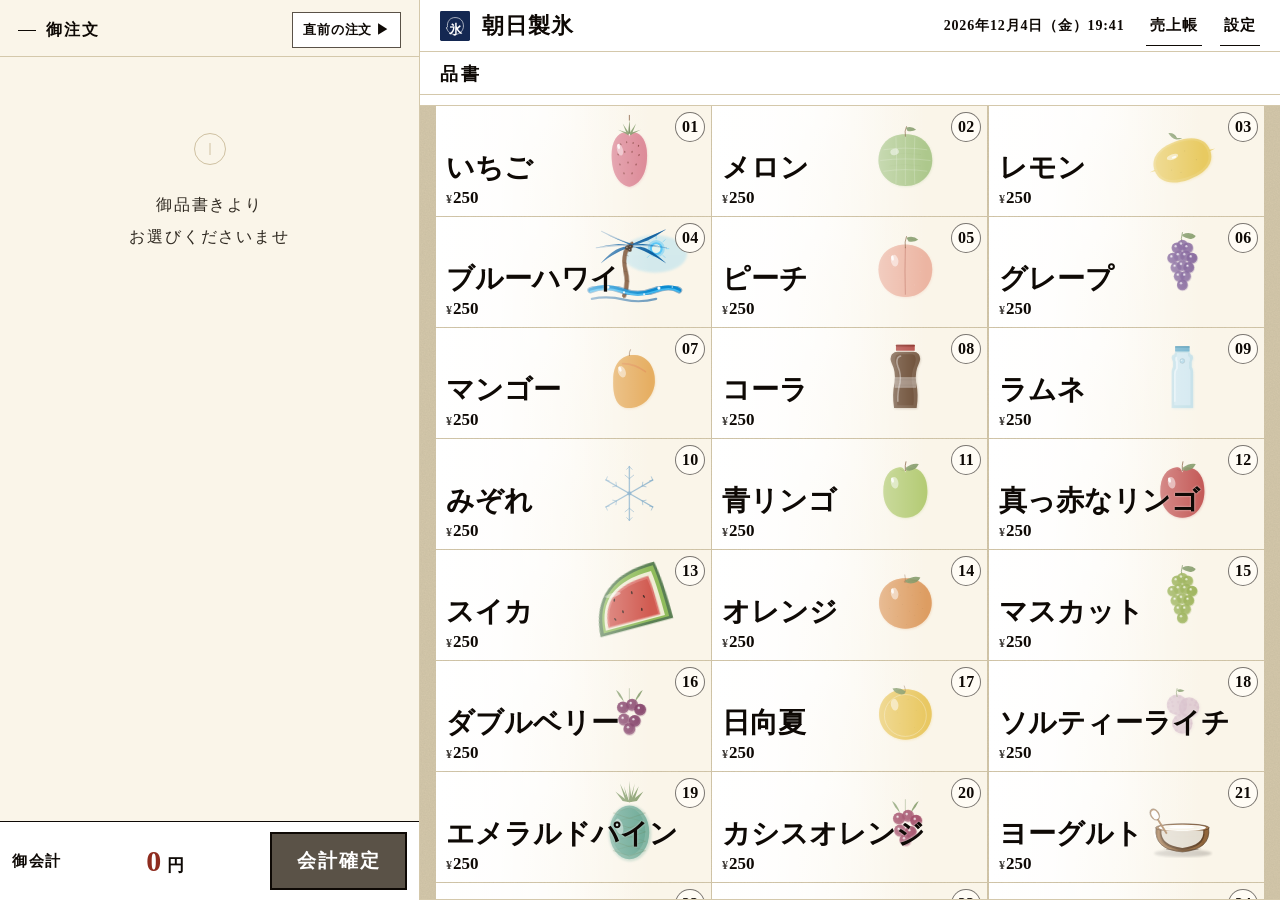
<file: index.html>
<!DOCTYPE html>
<html lang="ja">
<head>
<meta charset="UTF-8">
<!-- WCAG 2.1 AA: user-scalable=yes, maximum-scale=5 (Wave3 #9) -->
<meta name="viewport" content="width=device-width, initial-scale=1.0, viewport-fit=cover, maximum-scale=5, user-scalable=yes">
<!-- CSP: 自身のオリジンに限定。data: は SVG/icon用。inline style は SVGロゴで使用 (Wave3 #7) -->
<meta http-equiv="Content-Security-Policy" content="default-src 'self'; script-src 'self'; style-src 'self' 'unsafe-inline'; img-src 'self' data:; font-src 'self'; connect-src 'self'">
<title>朝日製氷 — POS</title>

<!-- PWA core -->
<link rel="manifest" href="./manifest.webmanifest">
<meta name="theme-color" content="#FAF5E9">

<!-- iOS standalone -->
<meta name="apple-mobile-web-app-capable" content="yes">
<meta name="mobile-web-app-capable" content="yes">
<meta name="apple-mobile-web-app-status-bar-style" content="default">
<meta name="apple-mobile-web-app-title" content="朝日製氷">
<meta name="apple-mobile-web-app-orientations" content="landscape">

<!-- Apple touch icons (大→小の順) -->
<link rel="apple-touch-icon" sizes="180x180" href="./icons/icon-180.png">
<link rel="apple-touch-icon" sizes="167x167" href="./icons/icon-167.png">
<link rel="apple-touch-icon" sizes="152x152" href="./icons/icon-152.png">
<link rel="apple-touch-icon" sizes="120x120" href="./icons/icon-120.png">

<!-- 自動リンク化抑止 (POS画面で誤動作防止) -->
<meta name="format-detection" content="telephone=no, date=no, address=no, email=no">

<link rel="stylesheet" href="./style.css">
</head>
<body>
<div class="app">

  <!-- View: POS (ヘッダーは flavor-panel 内に移動。カートは上端まで拡張) -->
  <div class="view view-pos active" id="view-pos">
    <aside class="cart-panel">
      <div class="cart-header">
        <div class="section-label">御注文</div>
        <!-- v19: 直前注文プレビュートグル。current時=「直前の注文 ▶」/ previous時=「◀ 現在に戻る」 -->
        <button class="cart-mode-btn" data-action="toggle-cart-mode" type="button">直前の注文 ▶</button>
      </div>
      <div class="cart-list" id="cart-list"></div>
      <!-- 横一列統合バー: [御会計 label] [金額 中央] [会計確定 黒ボタン]
           CTA見切れの構造的解消 — 縦積み廃止 -->
      <div class="checkout-bar">
        <span class="lbl">御会計</span>
        <span class="val"><span id="subtotal">0</span><span class="yen-suffix">円</span></span>
        <button class="cta" id="checkout" disabled>会計確定</button>
      </div>
    </aside>

    <main class="flavor-panel">
      <!-- 朝日製氷ブランドバー (品書きの上、画面右半分のみ) -->
      <header class="header">
        <div class="brand">
          <!-- 暖簾デザイン: 紺地 + 円相 + 氷 -->
          <svg class="brand-mark" viewBox="0 0 64 64" xmlns="http://www.w3.org/2000/svg" aria-label="朝日製氷">
            <rect width="64" height="64" rx="3" fill="#142852"/>
            <!-- 円相 (enso) -->
            <path d="M 16 34
                     C 14 22, 22 14, 32 14
                     C 44 14, 50 22, 50 32
                     C 50 42, 42 50, 32 50
                     C 22 50, 16 44, 14 36"
                  fill="none" stroke="#FFFFFF" stroke-width="1.4" stroke-linecap="round" opacity="0.95"/>
            <ellipse cx="14" cy="36" rx="0.8" ry="1.4" fill="#FFFFFF" opacity="0.95"/>
            <!-- 氷 -->
            <text x="32" y="40"
                  font-family="'Hiragino Mincho ProN W6', 'Hiragino Mincho ProN', serif"
                  font-weight="900" font-size="28" fill="#FFFFFF"
                  text-anchor="middle" dominant-baseline="central">氷</text>
          </svg>
          <div class="brand-text">
            <div class="brand-name">朝日製氷</div>
          </div>
        </div>
        <div class="header-meta">
          <div class="clock" id="clock"></div>
          <div class="header-buttons" id="header-buttons">
            <button class="ledger-link" data-action="open-today">売上帳</button>
            <button class="ledger-link" data-action="go-settings">設定</button>
          </div>
        </div>
      </header>
      <div class="flavor-header">
        <div class="flavor-title">
          <span class="ja">品書</span>
        </div>
        <div class="price-rule" id="price-rule">
          <span class="word">全 品</span>
          <span class="num"><span class="yen">¥</span><span id="rule-price">250</span></span>
        </div>
      </div>
      <div class="flavor-grid" id="flavor-grid"></div>
    </main>
  </div>

  <!-- View: Ledger detail -->
  <div class="view view-ledger" id="view-ledger">
    <div class="doc-wrap">
      <button class="doc-back" data-action="go-pos">← レジに戻る</button>
      <div class="doc-headline">
        <div>
          <span class="ja">売上詳細</span>
          <!-- P0-08: 英字並記 廃止 -->
        </div>
      </div>
      <div class="period-presets">
        <button class="preset-btn" data-preset="7">直近7日</button>
        <button class="preset-btn" data-preset="30">直近30日</button>
        <button class="preset-btn" data-preset="90">直近90日</button>
        <button class="preset-btn" data-preset="month">今月</button>
        <button class="preset-btn" data-preset="all">全期間</button>
      </div>
      <div class="period-block">
        <span class="lbl">期間</span>
        <input type="date" class="date-input" id="ledger-from">
        <span class="period-tilde">〜</span>
        <input type="date" class="date-input" id="ledger-to">
        <button class="period-go" data-action="render-ledger">集計</button>
      </div>
      <div class="total-card">
        <div class="lbl">期 間 合 計</div>
        <!-- P1-11: 大金額「円」suffix -->
        <div class="val"><span id="ledger-total">0</span><span class="yen-suffix">円</span></div>
        <div class="meta" id="ledger-meta">取引 0 件 / 平均 ¥0</div>
      </div>
      <div class="doc-section-title">項目別 内訳</div>
      <table class="breakdown-table">
        <thead>
          <tr><th>項目</th><th>単価</th><th>個数</th><th>小計</th></tr>
        </thead>
        <tbody id="breakdown-body"></tbody>
      </table>
      <div class="doc-section-title">日別 売上</div>
      <table class="breakdown-table">
        <thead id="daily-thead"></thead>
        <tbody id="daily-body"></tbody>
      </table>
    </div>
  </div>

  <!-- View: Settings -->
  <div class="view view-settings" id="view-settings">
    <div class="doc-wrap">
      <button class="doc-back" data-action="go-pos">← レジに戻る</button>
      <div class="doc-headline">
        <div>
          <span class="ja">設定</span>
          <!-- P0-08: 英字並記 廃止 -->
        </div>
      </div>

      <!-- 品書き -->
      <div class="doc-section-title">
        <span>品書き</span>
        <span class="count" id="flavor-count"></span>
      </div>
      <table class="settings-table">
        <thead>
          <tr>
            <th style="width:32px;">順</th>
            <th style="width:48px;">色</th>
            <th>品名</th>
            <th style="text-align:right; width:120px;">価格 (円)</th>
            <th style="width:200px;"></th>
          </tr>
        </thead>
        <tbody id="settings-flavors"></tbody>
      </table>
      <button class="add-row-btn" data-action="add-flavor">＋ 新しい品を追加</button>

      <!-- トッピング -->
      <div class="doc-section-title">
        <span>トッピング</span>
        <span class="count" id="topping-count"></span>
      </div>
      <table class="settings-table">
        <thead>
          <tr>
            <th>名称</th>
            <th style="text-align:right; width:160px;">追加金額 (円)</th>
            <th style="width:120px;"></th>
          </tr>
        </thead>
        <tbody id="settings-toppings"></tbody>
      </table>
      <button class="add-row-btn" data-action="add-topping">＋ 新しいトッピングを追加</button>

      <!-- 営業中の動作 (Wake Lock) -->
      <div class="doc-section-title">
        <span>営業中の動作</span>
      </div>
      <div class="data-actions">
        <button id="wakelock-toggle" data-action="toggle-wakelock">スリープ防止: OFF</button>
      </div>
      <div class="info-note">
        営業中、画面を常に点灯させたい場合は有効化してください。バッテリー消費が増えます。
      </div>

      <!-- データ管理 -->
      <div class="doc-section-title">
        <span>データ管理</span>
      </div>
      <div class="data-actions">
        <button data-action="export-json">JSONバックアップを書き出し</button>
        <button data-action="import-json">JSONバックアップから復元</button>
        <button class="danger" data-action="reset-sample">サンプル取引履歴を削除</button>
        <button class="danger" data-action="clear-all-sales">全ての販売履歴を消去</button>
        <button class="danger" data-action="reset-settings">品書き・トッピングを初期値に戻す</button>
      </div>
      <div class="info-note">
        変更は入力欄から離れた瞬間に自動保存されます。販売履歴は会計完了の度にiPad内に書き込まれ、電源を切っても保持されます。<br>
        JSONバックアップは自宅Wi-Fi復帰時にiCloud Drive等へ保存することで、iPad故障時の備えになります。<br>
        ※ 価格・トッピングの変更は次回会計から反映されます。すでにカート内にある商品の価格は変わりません。
      </div>
      <!-- 最終バックアップ日時 (落とし穴3対策) -->
      <div class="backup-status" id="backup-status">バックアップ未取得</div>
      <input type="file" id="import-file" accept="application/json" hidden>
    </div>
  </div>

  <!-- Footer 削除 (CTA確実視認のため) -->

</div>

<!-- (お預かりモーダル削除済み — 機能廃止) -->

<!-- Today's sales modal -->
<div class="modal-overlay" id="today-modal">
  <div class="modal">
    <div class="modal-title">本日の売上</div>
    <div class="today-date" id="today-date"></div>
    <div class="breakdown" id="today-breakdown"></div>
    <div class="bd-total">
      <div class="lbl">合 計</div>
      <div class="val"><span id="today-total">0</span><span class="yen-suffix">円</span></div>
    </div>
    <div class="bd-meta" id="today-meta"></div>

    <!-- 取引一覧 (会計後の修正用) -->
    <div class="tx-section">
      <div class="tx-section-title">本日の取引（誤りは削除可）</div>
      <div class="tx-list" id="today-transactions"></div>
    </div>

    <div class="modal-actions">
      <button data-action="close-today">閉じる</button>
      <button class="primary" data-action="go-ledger">詳細を見る →</button>
    </div>
  </div>
</div>

<!-- Toast (P1-16: 紙が浮いた表現 + P2-21 朝日製氷印) -->
<div class="toast" id="toast">
  <span class="toast-msg">御会計 完了</span>
</div>

<!-- 角印 SVG テンプレ (P2-21) - JSから innerHTML で挿入 -->
<template id="seal-svg">
  <svg class="seal" viewBox="0 0 16 16" xmlns="http://www.w3.org/2000/svg" aria-hidden="true">
    <rect x="0.5" y="0.5" width="15" height="15" fill="none" stroke="#B43A2A" stroke-width="1"/>
    <text x="8" y="11" font-family="Hiragino Mincho ProN, serif" font-size="10" font-weight="600" text-anchor="middle" fill="#B43A2A" letter-spacing="0">朝</text>
  </svg>
</template>

<script defer src="./app.js"></script>
</body>
</html>
</file>
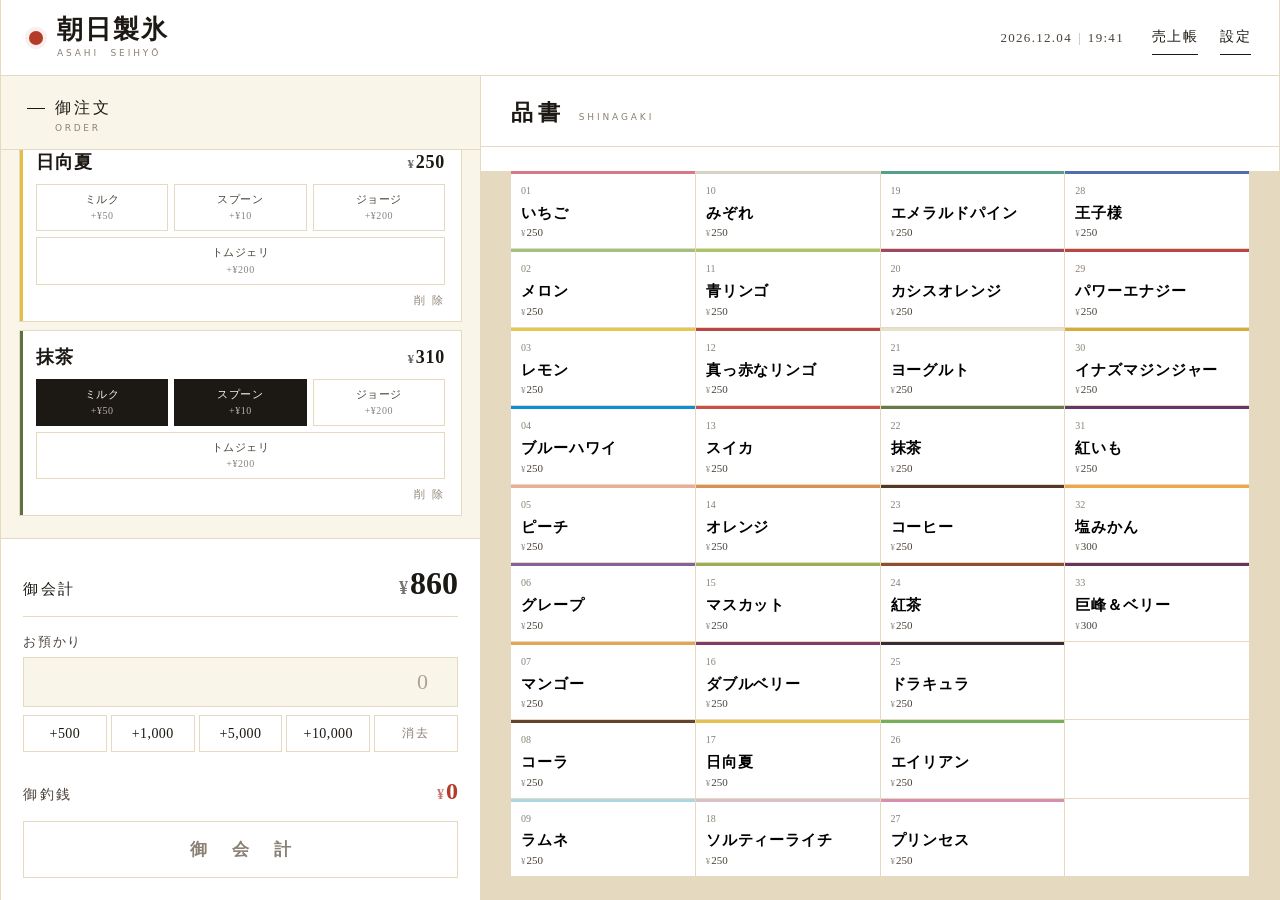
<file: mock.html>
<!DOCTYPE html>
<html lang="ja">
<head>
<meta charset="UTF-8">
<meta name="viewport" content="width=1366, initial-scale=1.0">
<title>朝日製氷 — POS</title>
<style>
  :root {
    --bg:        #FAF5E9;
    --bg-2:      #F4EDDB;
    --paper:     #FFFFFF;
    --ink:       #1C1813;
    --ink-2:     #4A4239;
    --ink-3:     #8A8175;
    --line:      #E5DAC0;
    --line-2:    #CFC1A2;
    --shu:       #B43A2A;
    --shu-2:     #8E2C1F;
    --ai:        #1F3A5F;
    --matcha:    #5F7142;

    --serif: "Hiragino Mincho ProN", "YuMincho", "Yu Mincho", serif;
    --sans:  "Hiragino Sans", "Hiragino Kaku Gothic ProN", "Yu Gothic", "Meiryo", system-ui, sans-serif;
    --num:   "Hiragino Mincho ProN", Georgia, "Times New Roman", serif;
  }

  * { box-sizing: border-box; margin: 0; padding: 0; -webkit-tap-highlight-color: transparent; }
  html, body { height: 100%; overflow: hidden; }
  body {
    font-family: var(--sans);
    color: var(--ink);
    background: var(--bg);
    background-image: radial-gradient(circle at 1px 1px, rgba(28,24,19,0.025) 1px, transparent 0);
    background-size: 3px 3px;
    user-select: none;
    -webkit-font-smoothing: antialiased;
  }

  .app {
    display: grid;
    grid-template-rows: 76px 1fr;
    height: 100vh;
    max-width: 1440px;
    margin: 0 auto;
    background: var(--paper);
    border-left: 1px solid var(--line);
    border-right: 1px solid var(--line);
  }

  /* ========== Header ========== */
  .header {
    display: flex;
    justify-content: space-between;
    align-items: center;
    padding: 0 28px;
    background: var(--paper);
    border-bottom: 1px solid var(--line);
  }
  .brand { display: flex; align-items: center; gap: 14px; }
  .sun-mark {
    width: 14px; height: 14px;
    border-radius: 50%;
    background: var(--shu);
    box-shadow: 0 0 0 4px rgba(180,58,42,0.08);
  }
  .brand-text { display: flex; flex-direction: column; line-height: 1; }
  .brand-name {
    font-family: var(--serif);
    font-size: 26px;
    font-weight: 600;
    letter-spacing: 0.08em;
  }
  .brand-en {
    font-size: 9px;
    letter-spacing: 0.32em;
    color: var(--ink-3);
    margin-top: 6px;
    text-transform: uppercase;
  }
  .header-meta { display: flex; align-items: center; gap: 28px; }
  .clock {
    font-family: var(--num);
    font-size: 13px;
    color: var(--ink-2);
    letter-spacing: 0.1em;
  }
  .clock .sep { opacity: 0.4; margin: 0 6px; }
  .header-buttons { display: flex; gap: 22px; }
  .ledger-link {
    font-family: var(--serif);
    font-size: 14px;
    color: var(--ink);
    background: transparent;
    border: none;
    padding: 8px 0;
    cursor: pointer;
    letter-spacing: 0.1em;
    border-bottom: 1px solid var(--ink);
    transition: color 0.2s;
  }
  .ledger-link:hover { color: var(--shu); border-bottom-color: var(--shu); }

  /* ========== Views ========== */
  .view { display: none; min-height: 0; }
  .view.active { display: grid; }
  .view-pos { grid-template-columns: 480px 1fr; }
  .view-ledger, .view-settings { grid-template-columns: 1fr; }

  /* ========== LEFT: Cart Panel ========== */
  .cart-panel {
    display: flex; flex-direction: column;
    background: var(--bg);
    border-right: 1px solid var(--line);
    min-height: 0;
  }
  .cart-header { padding: 22px 26px 16px; border-bottom: 1px solid var(--line); }
  .section-label {
    font-family: var(--serif);
    font-size: 16px;
    letter-spacing: 0.18em;
    display: flex; align-items: center; gap: 10px;
  }
  .section-label::before {
    content: '';
    display: inline-block;
    width: 18px; height: 1px;
    background: var(--ink);
  }
  .section-en {
    font-size: 9px; color: var(--ink-3);
    letter-spacing: 0.3em;
    margin-top: 4px;
    margin-left: 28px;
    text-transform: uppercase;
  }
  .cart-list { flex: 1; overflow-y: auto; padding: 14px 18px; }
  .cart-list::-webkit-scrollbar { width: 4px; }
  .cart-list::-webkit-scrollbar-thumb { background: var(--line-2); border-radius: 2px; }
  .empty-cart {
    text-align: center;
    color: var(--ink-3);
    padding: 80px 20px;
    font-family: var(--serif);
    font-size: 14px;
    letter-spacing: 0.15em;
    line-height: 2;
  }
  .empty-cart .glyph {
    display: block;
    font-size: 36px;
    color: var(--line-2);
    margin-bottom: 14px;
    font-family: var(--serif);
  }
  .cart-item {
    background: var(--paper);
    border: 1px solid var(--line);
    margin-bottom: 8px;
    padding: 14px 16px 12px;
    position: relative;
    transition: border-color 0.2s;
  }
  .cart-item:hover { border-color: var(--line-2); }
  .cart-item::before {
    content: '';
    position: absolute;
    left: 0; top: 0; bottom: 0;
    width: 3px;
    background: var(--flavor-color, var(--ink));
  }
  .item-row { display: flex; justify-content: space-between; align-items: baseline; }
  .item-name {
    font-family: var(--serif);
    font-size: 18px; font-weight: 600;
    letter-spacing: 0.06em;
  }
  .item-price {
    font-family: var(--num);
    font-size: 18px; font-weight: 600;
    letter-spacing: 0.04em;
  }
  .item-price .yen { font-size: 13px; opacity: 0.65; margin-right: 1px; }
  .toppings { display: flex; gap: 6px; margin-top: 10px; flex-wrap: wrap; }
  .topping-chip {
    flex: 1 1 calc(33.333% - 4px);
    min-width: 0;
    background: var(--paper);
    border: 1px solid var(--line);
    padding: 7px 4px;
    font-size: 11px;
    color: var(--ink-2);
    cursor: pointer;
    text-align: center;
    transition: all 0.15s;
    letter-spacing: 0.05em;
    line-height: 1.4;
    font-weight: 500;
  }
  .topping-chip:hover { border-color: var(--ink-3); }
  .topping-chip.active {
    background: var(--ink);
    border-color: var(--ink);
    color: var(--bg);
  }
  .topping-chip .topping-add {
    display: block;
    font-family: var(--num);
    font-size: 10px;
    margin-top: 2px;
    opacity: 0.65;
  }
  .topping-chip.active .topping-add { opacity: 0.7; }
  .item-foot { display: flex; justify-content: flex-end; margin-top: 8px; }
  .delete-btn {
    background: transparent;
    border: none;
    color: var(--ink-3);
    cursor: pointer;
    font-family: var(--serif);
    font-size: 11px;
    letter-spacing: 0.18em;
    border-bottom: 1px solid transparent;
  }
  .delete-btn:hover { color: var(--shu); border-bottom-color: var(--shu); }

  /* ========== Checkout ========== */
  .checkout {
    background: var(--paper);
    border-top: 1px solid var(--line);
    padding: 18px 22px 22px;
  }
  .totalbar {
    display: flex; justify-content: space-between; align-items: baseline;
    padding: 8px 0 14px;
    border-bottom: 1px solid var(--line);
    margin-bottom: 16px;
  }
  .totalbar .lbl { font-family: var(--serif); font-size: 15px; letter-spacing: 0.18em; }
  .totalbar .val { font-family: var(--num); font-size: 32px; font-weight: 600; }
  .totalbar .val .yen { font-size: 18px; opacity: 0.6; margin-right: 2px; }
  .receive-block { margin-bottom: 12px; }
  .receive-row {
    display: flex; justify-content: space-between; align-items: baseline;
    margin-bottom: 6px;
  }
  .receive-row .lbl {
    font-family: var(--serif);
    font-size: 13px;
    color: var(--ink-2);
    letter-spacing: 0.14em;
  }
  .receive-input {
    width: 100%;
    background: var(--bg);
    border: 1px solid var(--line);
    padding: 11px 14px;
    font-family: var(--num);
    font-size: 22px; font-weight: 600;
    text-align: right;
    transition: all 0.2s;
  }
  .receive-input::placeholder { color: var(--ink-3); font-weight: 400; opacity: 0.7; }
  .receive-input:focus {
    outline: none;
    border-color: var(--ink);
    background: var(--paper);
  }
  .quick-amounts {
    display: grid;
    grid-template-columns: repeat(5, 1fr);
    gap: 4px;
    margin-top: 8px;
  }
  .quick-btn {
    background: transparent;
    border: 1px solid var(--line);
    padding: 9px 0;
    font-family: var(--num);
    font-size: 14px;
    color: var(--ink);
    cursor: pointer;
    letter-spacing: 0.03em;
    transition: all 0.15s;
    font-feature-settings: "tnum";
  }
  .quick-btn:hover { background: var(--bg); border-color: var(--ink); }
  .quick-btn.clear {
    color: var(--ink-3);
    font-family: var(--serif);
    font-size: 12px;
    letter-spacing: 0.18em;
  }
  .change-row {
    display: flex; justify-content: space-between; align-items: baseline;
    padding: 14px 0 16px;
  }
  .change-row .lbl { font-family: var(--serif); font-size: 14px; color: var(--ink-2); letter-spacing: 0.18em; }
  .change-row .val {
    font-family: var(--num);
    font-size: 24px; font-weight: 600;
    color: var(--shu);
  }
  .change-row .val .yen { font-size: 14px; opacity: 0.7; margin-right: 2px; }
  .cta {
    width: 100%;
    background: var(--ink);
    color: var(--bg);
    border: 1px solid var(--ink);
    padding: 16px;
    font-family: var(--serif);
    font-size: 17px; font-weight: 600;
    letter-spacing: 0.6em;
    cursor: pointer;
    transition: all 0.2s;
    text-indent: 0.6em;
  }
  .cta:hover { background: var(--shu); border-color: var(--shu); }
  .cta:disabled {
    background: transparent;
    color: var(--ink-3);
    border-color: var(--line);
    cursor: not-allowed;
  }
  .cta:disabled:hover { background: transparent; }

  /* ========== Flavor Grid ========== */
  .flavor-panel {
    display: flex; flex-direction: column;
    min-height: 0;
    background: var(--paper);
  }
  .flavor-header {
    display: flex; justify-content: space-between; align-items: flex-end;
    padding: 22px 30px 18px;
    border-bottom: 1px solid var(--line);
  }
  .flavor-title { display: flex; align-items: baseline; gap: 14px; }
  .flavor-title .ja {
    font-family: var(--serif);
    font-size: 22px;
    letter-spacing: 0.22em;
    font-weight: 600;
  }
  .flavor-title .en {
    font-size: 9px; color: var(--ink-3);
    letter-spacing: 0.32em;
    text-transform: uppercase;
  }
  .price-rule {
    display: flex; align-items: baseline; gap: 10px;
    border: 1px solid var(--ink);
    padding: 5px 14px;
  }
  .price-rule .word { font-family: var(--serif); font-size: 11px; letter-spacing: 0.32em; }
  .price-rule .num { font-family: var(--num); font-size: 17px; font-weight: 600; }
  .price-rule .num .yen { font-size: 11px; opacity: 0.6; margin-right: 1px; }
  .price-rule.hidden { display: none; }
  .flavor-grid {
    flex: 1;
    display: grid;
    grid-template-columns: repeat(4, 1fr);
    grid-auto-flow: column;
    gap: 1px;
    padding: 0 30px 24px;
    margin-top: 24px;
    background: var(--line);
  }
  .flavor-cell {
    background: var(--paper);
    border: none;
    cursor: pointer;
    padding: 10px;
    display: flex; flex-direction: column;
    align-items: stretch; justify-content: space-between;
    text-align: left;
    transition: background 0.15s;
    position: relative;
    overflow: hidden;
    min-height: 70px;
  }
  .flavor-cell::before {
    content: '';
    position: absolute;
    top: 0; left: 0; right: 0;
    height: 3px;
    background: var(--flavor-color);
    opacity: 0.95;
  }
  .flavor-cell:hover { background: var(--bg); }
  .flavor-cell:active::after {
    content: '';
    position: absolute; inset: 0;
    background: var(--shu);
    opacity: 0.08;
    animation: pulse 0.3s ease-out;
  }
  @keyframes pulse { from { opacity: 0.18; } to { opacity: 0; } }
  .flavor-num {
    font-family: var(--num);
    font-size: 10px;
    color: var(--ink-3);
    margin-top: 4px;
  }
  .flavor-name {
    font-family: var(--serif);
    font-size: 15px; font-weight: 600;
    letter-spacing: 0.06em;
    line-height: 1.3;
    margin-top: auto;
  }
  .flavor-priceTag {
    font-family: var(--num);
    font-size: 11px;
    color: var(--ink-2);
    margin-top: 3px;
  }
  .flavor-priceTag .yen { font-size: 9px; opacity: 0.6; margin-right: 1px; }

  /* ========== Today modal ========== */
  .modal-overlay {
    position: fixed; inset: 0;
    background: rgba(28,24,19,0.55);
    display: none; align-items: center; justify-content: center;
    z-index: 100;
  }
  .modal-overlay.show { display: flex; }
  .modal {
    background: var(--paper);
    border: 1px solid var(--line);
    width: 480px;
    max-width: 92vw;
    padding: 32px 36px;
    max-height: 88vh;
    overflow-y: auto;
  }
  .modal-title {
    font-family: var(--serif);
    font-size: 19px;
    letter-spacing: 0.22em;
    padding-bottom: 12px;
    border-bottom: 1px solid var(--line);
  }
  .modal-title-en {
    font-size: 9px; color: var(--ink-3);
    letter-spacing: 0.32em;
    margin-left: 12px;
    text-transform: uppercase;
  }
  .today-date {
    font-family: var(--serif);
    font-size: 13px;
    color: var(--ink-2);
    letter-spacing: 0.1em;
    margin-top: 16px;
    margin-bottom: 4px;
  }
  .breakdown { margin-top: 14px; }
  .bd-row {
    display: grid;
    grid-template-columns: 1fr auto auto auto;
    gap: 12px;
    align-items: baseline;
    padding: 9px 0;
    border-bottom: 1px solid var(--line);
    font-family: var(--num);
    font-size: 14px;
  }
  .bd-row .name { font-family: var(--serif); font-size: 14px; letter-spacing: 0.08em; }
  .bd-row .unit { color: var(--ink-3); font-size: 12px; min-width: 50px; text-align: right; }
  .bd-row .qty { font-weight: 600; min-width: 55px; text-align: right; }
  .bd-row .qty .x { color: var(--ink-3); font-size: 11px; margin-right: 2px; }
  .bd-row .sum { font-weight: 600; min-width: 80px; text-align: right; }
  .bd-row .sum .yen { font-size: 11px; opacity: 0.6; margin-right: 1px; }
  .bd-total {
    display: flex; justify-content: space-between; align-items: baseline;
    padding: 14px 0 6px;
    margin-top: 8px;
    border-top: 2px solid var(--ink);
  }
  .bd-total .lbl { font-family: var(--serif); font-size: 14px; letter-spacing: 0.22em; }
  .bd-total .val { font-family: var(--num); font-size: 26px; font-weight: 600; }
  .bd-total .val .yen { font-size: 14px; opacity: 0.6; margin-right: 2px; }
  .bd-meta {
    font-size: 11px;
    color: var(--ink-3);
    letter-spacing: 0.1em;
    margin-top: 4px;
    text-align: right;
  }
  .modal-actions {
    display: flex; gap: 10px;
    margin-top: 24px;
  }
  .modal-actions button {
    flex: 1;
    padding: 13px;
    border: 1px solid var(--line);
    background: var(--paper);
    font-family: var(--serif);
    font-size: 13px;
    cursor: pointer;
    letter-spacing: 0.18em;
    color: var(--ink);
    transition: all 0.2s;
  }
  .modal-actions button:hover { background: var(--bg); }
  .modal-actions .primary {
    background: var(--ink);
    color: var(--bg);
    border-color: var(--ink);
  }
  .modal-actions .primary:hover { background: var(--shu); border-color: var(--shu); }

  /* ========== Ledger / Settings shared shell ========== */
  .doc-wrap {
    overflow-y: auto;
    padding: 32px 48px 60px;
    max-width: 1040px;
    width: 100%;
    margin: 0 auto;
  }
  .doc-back {
    background: transparent;
    border: none;
    font-family: var(--serif);
    font-size: 13px;
    color: var(--ink-2);
    cursor: pointer;
    padding: 0;
    letter-spacing: 0.1em;
    border-bottom: 1px solid var(--ink-3);
  }
  .doc-back:hover { color: var(--shu); border-bottom-color: var(--shu); }
  .doc-headline {
    margin-top: 24px;
    padding-bottom: 18px;
    border-bottom: 1px solid var(--line);
    display: flex; justify-content: space-between; align-items: flex-end;
  }
  .doc-headline .ja {
    font-family: var(--serif);
    font-size: 28px;
    letter-spacing: 0.22em;
    font-weight: 600;
  }
  .doc-headline .en {
    font-size: 10px;
    color: var(--ink-3);
    letter-spacing: 0.32em;
    text-transform: uppercase;
    margin-left: 14px;
  }
  .doc-section-title {
    font-family: var(--serif);
    font-size: 15px;
    letter-spacing: 0.22em;
    margin: 36px 0 14px;
    padding-bottom: 8px;
    border-bottom: 1px solid var(--line);
    display: flex; justify-content: space-between; align-items: baseline;
  }
  .doc-section-title .count {
    font-family: var(--num);
    font-size: 12px;
    color: var(--ink-3);
    letter-spacing: 0.05em;
  }

  /* ========== Ledger ========== */
  .period-presets {
    display: flex; gap: 6px;
    margin-bottom: 18px;
    margin-top: 24px;
  }
  .preset-btn {
    background: transparent;
    border: 1px solid var(--line);
    padding: 6px 14px;
    font-family: var(--serif);
    font-size: 12px;
    color: var(--ink-2);
    letter-spacing: 0.1em;
    cursor: pointer;
    transition: all 0.15s;
  }
  .preset-btn:hover { border-color: var(--ink); color: var(--ink); }
  .period-block {
    display: flex; align-items: center; gap: 10px;
    margin-bottom: 18px;
  }
  .period-block .lbl {
    font-family: var(--serif);
    font-size: 13px;
    letter-spacing: 0.14em;
    color: var(--ink-2);
    margin-right: 8px;
  }
  .date-input {
    border: 1px solid var(--line);
    background: var(--bg);
    padding: 10px 13px;
    font-family: var(--num);
    font-size: 14px;
    color: var(--ink);
  }
  .date-input:focus { outline: none; border-color: var(--ink); }
  .period-tilde { font-family: var(--serif); color: var(--ink-3); }
  .period-go {
    margin-left: 8px;
    background: var(--ink);
    color: var(--bg);
    border: 1px solid var(--ink);
    padding: 9px 22px;
    font-family: var(--serif);
    font-size: 13px;
    letter-spacing: 0.18em;
    cursor: pointer;
  }
  .period-go:hover { background: var(--shu); border-color: var(--shu); }
  .total-card {
    background: var(--bg);
    border: 1px solid var(--line);
    padding: 28px 32px;
    margin-bottom: 8px;
    display: grid;
    grid-template-columns: 1fr auto;
    align-items: center;
  }
  .total-card .lbl {
    font-family: var(--serif);
    font-size: 13px;
    letter-spacing: 0.22em;
    color: var(--ink-2);
  }
  .total-card .val {
    font-family: var(--num);
    font-size: 48px;
    font-weight: 600;
  }
  .total-card .val .yen { font-size: 24px; opacity: 0.55; margin-right: 4px; }
  .total-card .meta {
    font-size: 11px;
    color: var(--ink-3);
    letter-spacing: 0.1em;
    grid-column: 1 / -1;
    margin-top: 10px;
  }
  .breakdown-table {
    width: 100%;
    border-collapse: collapse;
  }
  .breakdown-table th, .breakdown-table td {
    padding: 11px 8px;
    text-align: right;
    font-family: var(--num);
    font-size: 13px;
    border-bottom: 1px solid var(--line);
  }
  .breakdown-table th {
    font-family: var(--serif);
    font-weight: 600;
    color: var(--ink-2);
    letter-spacing: 0.12em;
    font-size: 11px;
    text-align: right;
    border-bottom: 1px solid var(--line-2);
  }
  .breakdown-table td:first-child, .breakdown-table th:first-child {
    text-align: left;
    font-family: var(--serif);
  }
  .breakdown-table tr:hover td { background: var(--bg); }
  .breakdown-table .yen { font-size: 10px; opacity: 0.6; }

  /* ========== Settings ========== */
  .settings-table {
    width: 100%;
    border-collapse: collapse;
  }
  .settings-table th, .settings-table td {
    padding: 4px 8px;
    border-bottom: 1px solid var(--line);
    vertical-align: middle;
  }
  .settings-table th {
    font-family: var(--serif);
    text-align: left;
    font-size: 11px;
    color: var(--ink-2);
    letter-spacing: 0.12em;
    padding: 10px 8px;
    border-bottom: 1px solid var(--line-2);
  }
  .settings-table td.col-num {
    font-family: var(--num);
    font-size: 12px;
    color: var(--ink-3);
    width: 32px;
    text-align: center;
  }
  .settings-table td.col-color { width: 44px; }
  .settings-table td.col-actions { width: 180px; }
  .settings-table td.col-price { width: 130px; }
  .settings-table .name-input {
    border: 1px solid transparent;
    background: transparent;
    font-family: var(--serif);
    font-size: 15px;
    font-weight: 600;
    padding: 9px 10px;
    width: 100%;
    color: var(--ink);
    letter-spacing: 0.04em;
  }
  .settings-table .price-input {
    border: 1px solid transparent;
    background: transparent;
    font-family: var(--num);
    font-size: 15px;
    font-weight: 600;
    padding: 9px 10px;
    width: 100%;
    color: var(--ink);
    text-align: right;
  }
  .settings-table input.name-input:hover,
  .settings-table input.price-input:hover {
    background: var(--bg);
  }
  .settings-table input.name-input:focus,
  .settings-table input.price-input:focus {
    outline: none;
    border-color: var(--ink);
    background: var(--paper);
  }
  .settings-table input[type="color"] {
    width: 32px; height: 32px;
    border: 1px solid var(--line);
    cursor: pointer;
    padding: 0;
    background: transparent;
  }
  .row-actions {
    display: flex; gap: 4px;
    align-items: center;
    justify-content: flex-end;
  }
  .icon-btn {
    background: transparent;
    border: 1px solid var(--line);
    padding: 5px 10px;
    font-family: var(--serif);
    font-size: 11px;
    color: var(--ink-2);
    cursor: pointer;
    letter-spacing: 0.1em;
    min-width: 30px;
  }
  .icon-btn:hover { background: var(--bg); border-color: var(--ink); color: var(--ink); }
  .icon-btn.danger:hover { color: var(--shu); border-color: var(--shu); }
  .icon-btn.arrow {
    font-family: var(--num);
    font-size: 13px;
    padding: 4px 7px;
    line-height: 1;
  }
  .add-row-btn {
    background: transparent;
    border: 1px dashed var(--line-2);
    padding: 14px;
    width: 100%;
    font-family: var(--serif);
    font-size: 13px;
    color: var(--ink-2);
    letter-spacing: 0.18em;
    cursor: pointer;
    margin: 12px 0 4px;
    transition: all 0.15s;
  }
  .add-row-btn:hover {
    background: var(--bg);
    border-color: var(--ink);
    color: var(--ink);
    border-style: solid;
  }
  .data-actions {
    display: flex; gap: 10px;
    flex-wrap: wrap;
    margin-top: 12px;
  }
  .data-actions button {
    background: var(--paper);
    border: 1px solid var(--line);
    padding: 12px 20px;
    font-family: var(--serif);
    font-size: 13px;
    color: var(--ink);
    cursor: pointer;
    letter-spacing: 0.16em;
    transition: all 0.15s;
  }
  .data-actions button:hover { background: var(--bg); border-color: var(--ink); }
  .data-actions button.danger:hover { color: var(--shu); border-color: var(--shu); }
  .saved-flash {
    animation: flashSaved 0.6s ease-out;
  }
  @keyframes flashSaved {
    0% { background: rgba(95,113,66,0.18); }
    100% { background: transparent; }
  }
  .info-note {
    font-family: var(--sans);
    font-size: 11px;
    color: var(--ink-3);
    letter-spacing: 0.05em;
    margin-top: 10px;
    line-height: 1.7;
  }

  /* Toast */
  .toast {
    position: fixed; top: 28px; left: 50%;
    transform: translateX(-50%) translateY(-120px);
    background: var(--ink);
    color: var(--bg);
    padding: 14px 28px;
    font-family: var(--serif);
    font-size: 15px;
    letter-spacing: 0.18em;
    border: 1px solid var(--ink);
    transition: transform 0.4s cubic-bezier(0.22,1,0.36,1);
    z-index: 200;
  }
  .toast.show { transform: translateX(-50%) translateY(0); }
</style>
</head>
<body>
<div class="app">

  <!-- Header -->
  <header class="header">
    <div class="brand">
      <div class="sun-mark"></div>
      <div class="brand-text">
        <div class="brand-name">朝日製氷</div>
        <div class="brand-en">Asahi&nbsp;&nbsp;Seihyō</div>
      </div>
    </div>
    <div class="header-meta">
      <div class="clock" id="clock"></div>
      <div class="header-buttons" id="header-buttons">
        <button class="ledger-link" onclick="openToday()">売上帳</button>
        <button class="ledger-link" onclick="goSettings()">設定</button>
      </div>
    </div>
  </header>

  <!-- View: POS -->
  <div class="view view-pos active" id="view-pos">
    <aside class="cart-panel">
      <div class="cart-header">
        <div class="section-label">御注文</div>
        <div class="section-en">Order</div>
      </div>
      <div class="cart-list" id="cart-list"></div>
      <div class="checkout">
        <div class="totalbar">
          <div class="lbl">御会計</div>
          <div class="val"><span class="yen">¥</span><span id="subtotal">0</span></div>
        </div>
        <div class="receive-block">
          <div class="receive-row">
            <div class="lbl">お預かり</div>
          </div>
          <input type="number" inputmode="numeric" class="receive-input" id="received" placeholder="0">
          <div class="quick-amounts">
            <button class="quick-btn" data-add="500">+500</button>
            <button class="quick-btn" data-add="1000">+1,000</button>
            <button class="quick-btn" data-add="5000">+5,000</button>
            <button class="quick-btn" data-add="10000">+10,000</button>
            <button class="quick-btn clear" data-clear>消去</button>
          </div>
        </div>
        <div class="change-row">
          <div class="lbl">御釣銭</div>
          <div class="val"><span class="yen">¥</span><span id="change">0</span></div>
        </div>
        <button class="cta" id="checkout" disabled>御 会 計</button>
      </div>
    </aside>

    <main class="flavor-panel">
      <div class="flavor-header">
        <div class="flavor-title">
          <span class="ja">品書</span>
          <span class="en">Shinagaki</span>
        </div>
        <div class="price-rule" id="price-rule">
          <span class="word">全 品</span>
          <span class="num"><span class="yen">¥</span><span id="rule-price">250</span></span>
        </div>
      </div>
      <div class="flavor-grid" id="flavor-grid"></div>
    </main>
  </div>

  <!-- View: Ledger detail -->
  <div class="view view-ledger" id="view-ledger">
    <div class="doc-wrap">
      <button class="doc-back" onclick="goPos()">← レジに戻る</button>
      <div class="doc-headline">
        <div>
          <span class="ja">売上詳細</span>
          <span class="en">Sales Ledger</span>
        </div>
      </div>
      <div class="period-presets">
        <button class="preset-btn" onclick="setPreset(7)">直近7日</button>
        <button class="preset-btn" onclick="setPreset(30)">直近30日</button>
        <button class="preset-btn" onclick="setPreset(90)">直近90日</button>
        <button class="preset-btn" onclick="setPreset('month')">今月</button>
        <button class="preset-btn" onclick="setPreset('all')">全期間</button>
      </div>
      <div class="period-block">
        <span class="lbl">期間</span>
        <input type="date" class="date-input" id="ledger-from">
        <span class="period-tilde">〜</span>
        <input type="date" class="date-input" id="ledger-to">
        <button class="period-go" onclick="renderLedger()">集計</button>
      </div>
      <div class="total-card">
        <div class="lbl">期 間 合 計</div>
        <div class="val"><span class="yen">¥</span><span id="ledger-total">0</span></div>
        <div class="meta" id="ledger-meta">取引 0 件 / 平均 ¥0</div>
      </div>
      <div class="doc-section-title">項目別 内訳</div>
      <table class="breakdown-table">
        <thead>
          <tr><th>項目</th><th>単価</th><th>個数</th><th>小計</th></tr>
        </thead>
        <tbody id="breakdown-body"></tbody>
      </table>
      <div class="doc-section-title">日別 売上</div>
      <table class="breakdown-table">
        <thead id="daily-thead"></thead>
        <tbody id="daily-body"></tbody>
      </table>
    </div>
  </div>

  <!-- View: Settings -->
  <div class="view view-settings" id="view-settings">
    <div class="doc-wrap">
      <button class="doc-back" onclick="goPos()">← レジに戻る</button>
      <div class="doc-headline">
        <div>
          <span class="ja">設定</span>
          <span class="en">Settings</span>
        </div>
      </div>

      <!-- 品書き -->
      <div class="doc-section-title">
        <span>品書き</span>
        <span class="count" id="flavor-count"></span>
      </div>
      <table class="settings-table">
        <thead>
          <tr>
            <th style="width:32px;">順</th>
            <th style="width:48px;">色</th>
            <th>品名</th>
            <th style="text-align:right; width:120px;">価格 (円)</th>
            <th style="width:200px;"></th>
          </tr>
        </thead>
        <tbody id="settings-flavors"></tbody>
      </table>
      <button class="add-row-btn" onclick="addFlavor()">＋ 新しい品を追加</button>

      <!-- トッピング -->
      <div class="doc-section-title">
        <span>トッピング</span>
        <span class="count" id="topping-count"></span>
      </div>
      <table class="settings-table">
        <thead>
          <tr>
            <th>名称</th>
            <th style="text-align:right; width:160px;">追加金額 (円)</th>
            <th style="width:120px;"></th>
          </tr>
        </thead>
        <tbody id="settings-toppings"></tbody>
      </table>
      <button class="add-row-btn" onclick="addTopping()">＋ 新しいトッピングを追加</button>

      <!-- データ管理 -->
      <div class="doc-section-title">
        <span>データ管理</span>
      </div>
      <div class="data-actions">
        <button onclick="exportJSON()">JSONバックアップを書き出し</button>
        <button onclick="importJSON()">JSONバックアップから復元</button>
        <button class="danger" onclick="resetSampleData()">サンプル取引履歴を削除</button>
        <button class="danger" onclick="clearAllSales()">全ての販売履歴を消去</button>
        <button class="danger" onclick="resetSettings()">品書き・トッピングを初期値に戻す</button>
      </div>
      <div class="info-note">
        変更は入力欄から離れた瞬間に自動保存されます。販売履歴は会計完了の度にiPad内に書き込まれ、電源を切っても保持されます。<br>
        JSONバックアップは自宅Wi-Fi復帰時にiCloud Drive等へ保存することで、iPad故障時の備えになります。
      </div>
      <input type="file" id="import-file" accept="application/json" style="display:none">
    </div>
  </div>

</div>

<!-- Today's sales modal -->
<div class="modal-overlay" id="today-modal">
  <div class="modal">
    <div class="modal-title">本日の売上<span class="modal-title-en">Today</span></div>
    <div class="today-date" id="today-date"></div>
    <div class="breakdown" id="today-breakdown"></div>
    <div class="bd-total">
      <div class="lbl">合 計</div>
      <div class="val"><span class="yen">¥</span><span id="today-total">0</span></div>
    </div>
    <div class="bd-meta" id="today-meta"></div>
    <div class="modal-actions">
      <button onclick="closeToday()">閉じる</button>
      <button class="primary" onclick="goLedger()">詳細を見る →</button>
    </div>
  </div>
</div>

<div class="toast" id="toast">御会計 完了</div>

<script>
'use strict';

/* ===== Defaults ===== */
const DEFAULT_FLAVORS = [
  { name:'いちご', color:'#D67285', price:250 },
  { name:'メロン', color:'#9DBE7A', price:250 },
  { name:'レモン', color:'#E5C44A', price:250 },
  { name:'ブルーハワイ', color:'#5DA9C8', price:250 },
  { name:'ピーチ', color:'#E8A993', price:250 },
  { name:'グレープ', color:'#7B5A95', price:250 },
  { name:'マンゴー', color:'#E2A148', price:250 },
  { name:'コーラ', color:'#5C3A20', price:250 },
  { name:'ラムネ', color:'#A8D5E8', price:250 },
  { name:'みぞれ', color:'#D9D0BD', price:250 },
  { name:'青リンゴ', color:'#A6C25C', price:250 },
  { name:'真っ赤なリンゴ', color:'#B83A3A', price:250 },
  { name:'スイカ', color:'#C84545', price:250 },
  { name:'オレンジ', color:'#D88B47', price:250 },
  { name:'マスカット', color:'#92AC4A', price:250 },
  { name:'ダブルベリー', color:'#7A325E', price:250 },
  { name:'日向夏', color:'#E5BE48', price:250 },
  { name:'ソルティーライチ', color:'#D6BCC8', price:250 },
  { name:'エメラルドパイン', color:'#4E9A85', price:250 },
  { name:'カシスオレンジ', color:'#9A3D5C', price:250 },
  { name:'ヨーグルト', color:'#E8E0CC', price:250 },
  { name:'抹茶', color:'#5F7142', price:250 },
  { name:'コーヒー', color:'#4A2E1E', price:250 },
  { name:'紅茶', color:'#894528', price:250 },
  { name:'ドラキュラ', color:'#2E1F2E', price:250 },
  { name:'エイリアン', color:'#6FAA52', price:250 },
  { name:'プリンセス', color:'#D688AC', price:250 },
  { name:'王子様', color:'#4868A8', price:250 },
  { name:'パワーエナジー', color:'#B83A3A', price:250 },
  { name:'イナズマジンジャー', color:'#D6A832', price:250 },
  { name:'紅いも', color:'#5C2D5E', price:250 },
];
const DEFAULT_TOPPINGS = [
  { id:'milk',  name:'ミルク',     price:50  },
  { id:'spoon', name:'スプーン',   price:10  },
  { id:'cup',   name:'特製カップ', price:200 },
];

/* ===== Persistence keys ===== */
const SALES_KEY    = 'asahi_seihyou_sales_v1';
const FLAVORS_KEY  = 'asahi_seihyou_flavors_v1';
const TOPPINGS_KEY = 'asahi_seihyou_toppings_v1';
const SEEDED_KEY   = 'asahi_seihyou_seeded_v1';

/* ===== State (loaded from localStorage) ===== */
let FLAVORS  = loadJSON(FLAVORS_KEY, DEFAULT_FLAVORS.slice());
let TOPPINGS = loadJSON(TOPPINGS_KEY, DEFAULT_TOPPINGS.slice());

function loadJSON(key, fallback) {
  try {
    const v = localStorage.getItem(key);
    return v ? JSON.parse(v) : fallback;
  } catch { return fallback; }
}
function saveJSON(key, val) {
  localStorage.setItem(key, JSON.stringify(val));
}
function loadSales() {
  try { return JSON.parse(localStorage.getItem(SALES_KEY) || '[]'); }
  catch { return []; }
}
function saveSale(record) {
  const all = loadSales();
  all.push(record);
  localStorage.setItem(SALES_KEY, JSON.stringify(all));
}

function persistFlavors()  { saveJSON(FLAVORS_KEY, FLAVORS); refreshAfterChange(); }
function persistToppings() { saveJSON(TOPPINGS_KEY, TOPPINGS); refreshAfterChange(); }

function refreshAfterChange() {
  renderFlavors();
  renderCart();
  updatePriceRule();
}

/* ===== Sample data (first run only) ===== */
function seedIfEmpty() {
  if (localStorage.getItem(SEEDED_KEY)) return;
  const out = [];
  const now = Date.now();
  for (let day = 0; day < 30; day++) {
    const dayBase = now - day * 86400000;
    const tx = 6 + Math.floor(Math.random() * 14);
    for (let t = 0; t < tx; t++) {
      const items = [];
      const ic = 1 + Math.floor(Math.random() * 4);
      for (let i = 0; i < ic; i++) {
        const f = DEFAULT_FLAVORS[Math.floor(Math.random() * DEFAULT_FLAVORS.length)];
        const tops = [];
        if (Math.random() < 0.45) tops.push('milk');
        if (Math.random() < 0.18) tops.push('spoon');
        if (Math.random() < 0.10) tops.push('cup');
        let price = f.price;
        DEFAULT_TOPPINGS.forEach(tp => { if (tops.includes(tp.id)) price += tp.price; });
        items.push({ flavor:f.name, basePrice:f.price, toppings:tops, price });
      }
      const total = items.reduce((s, it) => s + it.price, 0);
      const ts = dayBase - Math.floor(Math.random() * 86400000);
      out.push({ id:`sample-${day}-${t}`, ts, items, total });
    }
  }
  out.sort((a, b) => a.ts - b.ts);
  localStorage.setItem(SALES_KEY, JSON.stringify(out));
  localStorage.setItem(SEEDED_KEY, '1');
}

/* ===== Utility ===== */
function pad(n) { return String(n).padStart(2, '0'); }
function fmtNum(n) { return Number(n||0).toLocaleString(); }
function fmtDateJP(ts) { const d = new Date(ts); return `${d.getFullYear()}年${d.getMonth()+1}月${d.getDate()}日`; }
function dateKey(ts) { const d = new Date(ts); return `${d.getFullYear()}-${pad(d.getMonth()+1)}-${pad(d.getDate())}`; }
function tickClock() {
  const d = new Date();
  document.getElementById('clock').innerHTML =
    `${d.getFullYear()}.${pad(d.getMonth()+1)}.${pad(d.getDate())}<span class="sep">|</span>${pad(d.getHours())}:${pad(d.getMinutes())}`;
}
tickClock(); setInterval(tickClock, 30000);

/* ===== Cart state ===== */
let cart = [];
let nextId = 1;

function renderFlavors() {
  const grid = document.getElementById('flavor-grid');
  grid.innerHTML = '';
  const allSamePrice = new Set(FLAVORS.map(f => f.price)).size === 1;
  const cellCount = FLAVORS.length;
  const cols = 4;
  const rows = Math.max(8, Math.ceil(cellCount / cols));
  grid.style.gridTemplateRows = `repeat(${rows}, 1fr)`;

  FLAVORS.forEach((f, i) => {
    const cell = document.createElement('button');
    cell.className = 'flavor-cell';
    cell.style.setProperty('--flavor-color', f.color);
    cell.innerHTML = `
      <span class="flavor-num">${pad(i+1)}</span>
      <span class="flavor-name">${escapeHtml(f.name)}</span>
      ${allSamePrice ? '' : `<span class="flavor-priceTag"><span class="yen">¥</span>${fmtNum(f.price)}</span>`}`;
    cell.onclick = () => addToCart(f);
    grid.appendChild(cell);
  });
  // Fill empty cells to maintain grid
  const total = cols * rows;
  for (let i = cellCount; i < total; i++) {
    const empty = document.createElement('button');
    empty.className = 'flavor-cell empty';
    empty.style.setProperty('--flavor-color', 'transparent');
    empty.disabled = true;
    grid.appendChild(empty);
  }
}
function escapeHtml(s) { return String(s).replace(/[&<>"']/g, c => ({'&':'&amp;','<':'&lt;','>':'&gt;','"':'&quot;',"'":'&#39;'}[c])); }

function updatePriceRule() {
  const prices = [...new Set(FLAVORS.map(f => f.price))];
  const rule = document.getElementById('price-rule');
  if (prices.length === 1) {
    document.getElementById('rule-price').textContent = fmtNum(prices[0]);
    rule.classList.remove('hidden');
  } else {
    rule.classList.add('hidden');
  }
}

function addToCart(f) {
  cart.push({
    id: nextId++,
    flavor: f.name,
    color: f.color,
    basePrice: f.price,
    toppings: TOPPINGS.reduce((acc, t) => {
      acc[t.id] = { name:t.name, price:t.price, active:false };
      return acc;
    }, {}),
  });
  renderCart();
  const list = document.getElementById('cart-list');
  setTimeout(() => list.scrollTop = list.scrollHeight, 30);
}
function calcItem(it) {
  let p = it.basePrice;
  Object.values(it.toppings).forEach(t => { if (t.active) p += t.price; });
  return p;
}
function calcSubtotal() { return cart.reduce((s, it) => s + calcItem(it), 0); }

function renderCart() {
  const list = document.getElementById('cart-list');
  if (cart.length === 0) {
    list.innerHTML = `
      <div class="empty-cart">
        <span class="glyph">氷</span>
        御品書きより<br>お選びくださいませ
      </div>`;
  } else {
    list.innerHTML = cart.map(it => `
      <div class="cart-item" style="--flavor-color:${it.color}">
        <div class="item-row">
          <div class="item-name">${escapeHtml(it.flavor)}</div>
          <div class="item-price"><span class="yen">¥</span>${fmtNum(calcItem(it))}</div>
        </div>
        <div class="toppings">
          ${Object.entries(it.toppings).map(([tid, t]) => `
            <button class="topping-chip ${t.active ? 'active' : ''}"
                    onclick="toggle(${it.id},'${tid}')">
              ${escapeHtml(t.name)}
              <span class="topping-add">+¥${fmtNum(t.price)}</span>
            </button>`).join('')}
        </div>
        <div class="item-foot">
          <button class="delete-btn" onclick="removeItem(${it.id})">削 除</button>
        </div>
      </div>
    `).join('');
  }
  document.getElementById('subtotal').textContent = fmtNum(calcSubtotal());
  updateChange();
}

window.toggle = (id, tid) => {
  const it = cart.find(x => x.id === id);
  if (it && it.toppings[tid]) it.toppings[tid].active = !it.toppings[tid].active;
  renderCart();
};
window.removeItem = (id) => {
  cart = cart.filter(x => x.id !== id);
  renderCart();
};

function updateChange() {
  const r = parseInt(document.getElementById('received').value) || 0;
  const s = calcSubtotal();
  const c = r - s;
  document.getElementById('change').textContent = fmtNum(c >= 0 ? c : 0);
  document.getElementById('checkout').disabled = (s === 0 || r < s);
}
document.getElementById('received').addEventListener('input', updateChange);
document.querySelectorAll('.quick-btn').forEach(btn => {
  btn.onclick = () => {
    const inp = document.getElementById('received');
    if (btn.dataset.clear !== undefined) inp.value = '';
    else inp.value = (parseInt(inp.value) || 0) + parseInt(btn.dataset.add);
    updateChange();
  };
});

document.getElementById('checkout').onclick = () => {
  const total = calcSubtotal();
  const items = cart.map(it => ({
    flavor: it.flavor,
    basePrice: it.basePrice,
    toppings: Object.entries(it.toppings).filter(([_,t]) => t.active).map(([tid,t]) => ({ id:tid, name:t.name, price:t.price })),
    price: calcItem(it),
  }));
  saveSale({
    id: `${Date.now()}-${Math.random().toString(36).slice(2,8)}`,
    ts: Date.now(),
    items,
    total,
  });
  showToast(`御会計 完了  ¥${fmtNum(total)}`);
  cart = [];
  document.getElementById('received').value = '';
  renderCart();
};

function showToast(msg) {
  const t = document.getElementById('toast');
  t.textContent = msg;
  t.classList.add('show');
  setTimeout(() => t.classList.remove('show'), 1800);
}

/* ===== View routing ===== */
function setView(name) {
  ['pos','ledger','settings'].forEach(n => {
    document.getElementById('view-'+n).classList.toggle('active', n === name);
  });
  document.getElementById('header-buttons').style.display = name === 'pos' ? '' : 'none';
}
window.goPos      = () => setView('pos');
window.goLedger   = () => { closeToday(); setView('ledger'); setPreset(30); };
window.goSettings = () => { setView('settings'); renderSettings(); };

/* ===== Today modal ===== */
function aggregateRange(fromTs, toTs) {
  const all = loadSales().filter(s => s.ts >= fromTs && s.ts <= toTs);
  let kakigori = 0, kakigoriRevenue = 0, total = 0;
  const toppingCounts = {};
  const byDate = {};
  all.forEach(s => {
    const k = dateKey(s.ts);
    if (!byDate[k]) byDate[k] = { kakigori:0, kakigoriRevenue:0, toppings:{}, total:0, tx:0 };
    byDate[k].tx++;
    byDate[k].total += s.total;
    s.items.forEach(it => {
      kakigori++; byDate[k].kakigori++;
      const bp = it.basePrice || 250;
      kakigoriRevenue += bp;
      byDate[k].kakigoriRevenue += bp;
      (it.toppings||[]).forEach(t => {
        const tid = typeof t === 'string' ? t : t.id;
        toppingCounts[tid] = (toppingCounts[tid] || 0) + 1;
        byDate[k].toppings[tid] = (byDate[k].toppings[tid] || 0) + 1;
      });
    });
    total += s.total;
  });
  return { kakigori, kakigoriRevenue, toppingCounts, total, transactions: all.length, byDate };
}

function getDayOfWeek(ts) { return '日月火水木金土'[new Date(ts).getDay()]; }

function openToday() {
  const d = new Date();
  const start = new Date(d.getFullYear(), d.getMonth(), d.getDate()).getTime();
  const end = start + 86400000 - 1;
  const a = aggregateRange(start, end);
  document.getElementById('today-date').textContent = `本日 ${fmtDateJP(start)}（${getDayOfWeek(start)}）`;
  const lines = [
    { name:'かき氷', unit:null, qty:a.kakigori, revenue:a.kakigoriRevenue },
    ...TOPPINGS.map(t => ({
      name: t.name, unit: t.price,
      qty: a.toppingCounts[t.id] || 0,
      revenue: (a.toppingCounts[t.id] || 0) * t.price,
    })),
  ];
  document.getElementById('today-breakdown').innerHTML = lines.map(l => `
    <div class="bd-row">
      <div class="name">${escapeHtml(l.name)}</div>
      <div class="unit">${l.unit !== null ? `¥${fmtNum(l.unit)}` : '−'}</div>
      <div class="qty"><span class="x">×</span>${l.qty}</div>
      <div class="sum"><span class="yen">¥</span>${fmtNum(l.revenue)}</div>
    </div>`).join('');
  document.getElementById('today-total').textContent = fmtNum(a.total);
  document.getElementById('today-meta').textContent =
    `取引 ${a.transactions} 件 / 平均 ¥${a.transactions ? fmtNum(Math.round(a.total/a.transactions)) : 0}`;
  document.getElementById('today-modal').classList.add('show');
}
window.openToday  = openToday;
window.closeToday = () => document.getElementById('today-modal').classList.remove('show');

/* ===== Ledger view ===== */
window.setPreset = (kind) => {
  const today = new Date();
  let from;
  if (kind === 7 || kind === 30 || kind === 90) {
    from = new Date(today.getTime() - (kind-1) * 86400000);
  } else if (kind === 'month') {
    from = new Date(today.getFullYear(), today.getMonth(), 1);
  } else if (kind === 'all') {
    const all = loadSales();
    from = all.length ? new Date(all[0].ts) : today;
  }
  document.getElementById('ledger-from').value = dateKey(from.getTime());
  document.getElementById('ledger-to').value   = dateKey(today.getTime());
  renderLedger();
};

window.renderLedger = () => {
  const fromVal = document.getElementById('ledger-from').value;
  const toVal   = document.getElementById('ledger-to').value;
  if (!fromVal || !toVal) return;
  const fromTs = new Date(fromVal + 'T00:00:00').getTime();
  const toTs   = new Date(toVal   + 'T23:59:59').getTime();
  const a = aggregateRange(fromTs, toTs);

  document.getElementById('ledger-total').textContent = fmtNum(a.total);
  document.getElementById('ledger-meta').textContent =
    `取引 ${a.transactions} 件 / 平均 ¥${a.transactions ? fmtNum(Math.round(a.total/a.transactions)) : 0}`;

  const lines = [
    { name:'かき氷', unit:null, qty:a.kakigori, revenue:a.kakigoriRevenue },
    ...TOPPINGS.map(t => ({
      name:t.name, unit:t.price,
      qty:a.toppingCounts[t.id] || 0,
      revenue:(a.toppingCounts[t.id] || 0) * t.price,
    })),
  ];
  document.getElementById('breakdown-body').innerHTML = lines.map(l => `
    <tr>
      <td>${escapeHtml(l.name)}</td>
      <td>${l.unit !== null ? `<span class="yen">¥</span>${fmtNum(l.unit)}` : '−'}</td>
      <td>${fmtNum(l.qty)}</td>
      <td><span class="yen">¥</span>${fmtNum(l.revenue)}</td>
    </tr>`).join('');

  // Daily table — dynamic columns based on current toppings
  const headers = ['日付', 'かき氷', ...TOPPINGS.map(t => t.name), '取引', '売上'];
  document.getElementById('daily-thead').innerHTML = `<tr>${headers.map(h => `<th>${escapeHtml(h)}</th>`).join('')}</tr>`;

  const dates = Object.keys(a.byDate).sort((x, y) => y.localeCompare(x));
  if (dates.length === 0) {
    document.getElementById('daily-body').innerHTML = `<tr><td colspan="${headers.length}" style="text-align:center; color:var(--ink-3); padding:24px;">該当期間にデータがありません</td></tr>`;
  } else {
    document.getElementById('daily-body').innerHTML = dates.map(k => {
      const r = a.byDate[k];
      const [y,m,d] = k.split('-');
      const cells = [
        `${y}.${m}.${d}`,
        r.kakigori,
        ...TOPPINGS.map(t => r.toppings[t.id] || 0),
        r.tx,
        `<span class="yen">¥</span>${fmtNum(r.total)}`,
      ];
      return `<tr>${cells.map(c => `<td>${c}</td>`).join('')}</tr>`;
    }).join('');
  }
};

/* ===== Settings view ===== */
function renderSettings() {
  document.getElementById('flavor-count').textContent = `${FLAVORS.length} 品`;
  document.getElementById('topping-count').textContent = `${TOPPINGS.length} 種`;

  const fbody = document.getElementById('settings-flavors');
  fbody.innerHTML = FLAVORS.map((f, i) => `
    <tr data-flavor-idx="${i}">
      <td class="col-num">${pad(i+1)}</td>
      <td class="col-color"><input type="color" value="${f.color}" onchange="updateFlavor(${i},'color',this.value)"></td>
      <td><input type="text" class="name-input" value="${escapeAttr(f.name)}" onchange="updateFlavor(${i},'name',this.value)"></td>
      <td class="col-price"><input type="number" class="price-input" value="${f.price}" onchange="updateFlavor(${i},'price',parseInt(this.value)||0)"></td>
      <td class="col-actions">
        <div class="row-actions">
          <button class="icon-btn arrow" onclick="moveFlavor(${i},-1)" ${i===0?'disabled':''}>▲</button>
          <button class="icon-btn arrow" onclick="moveFlavor(${i},1)" ${i===FLAVORS.length-1?'disabled':''}>▼</button>
          <button class="icon-btn danger" onclick="deleteFlavor(${i})">削除</button>
        </div>
      </td>
    </tr>`).join('');

  const tbody = document.getElementById('settings-toppings');
  tbody.innerHTML = TOPPINGS.map((t, i) => `
    <tr data-topping-idx="${i}">
      <td><input type="text" class="name-input" value="${escapeAttr(t.name)}" onchange="updateTopping(${i},'name',this.value)"></td>
      <td class="col-price"><input type="number" class="price-input" value="${t.price}" onchange="updateTopping(${i},'price',parseInt(this.value)||0)"></td>
      <td class="col-actions">
        <div class="row-actions">
          <button class="icon-btn arrow" onclick="moveTopping(${i},-1)" ${i===0?'disabled':''}>▲</button>
          <button class="icon-btn arrow" onclick="moveTopping(${i},1)" ${i===TOPPINGS.length-1?'disabled':''}>▼</button>
          <button class="icon-btn danger" onclick="deleteTopping(${i})">削除</button>
        </div>
      </td>
    </tr>`).join('');
}
function escapeAttr(s) { return String(s).replace(/"/g, '&quot;'); }
function flashRow(selector) {
  const el = document.querySelector(selector);
  if (!el) return;
  el.classList.remove('saved-flash'); void el.offsetWidth;
  el.classList.add('saved-flash');
}

window.updateFlavor = (idx, field, value) => {
  if (!FLAVORS[idx]) return;
  FLAVORS[idx][field] = value;
  persistFlavors();
  flashRow(`tr[data-flavor-idx="${idx}"]`);
};
window.moveFlavor = (idx, dir) => {
  const j = idx + dir;
  if (j < 0 || j >= FLAVORS.length) return;
  [FLAVORS[idx], FLAVORS[j]] = [FLAVORS[j], FLAVORS[idx]];
  persistFlavors();
  renderSettings();
};
window.deleteFlavor = (idx) => {
  if (!confirm(`「${FLAVORS[idx].name}」を品書きから削除します。よろしいですか？`)) return;
  FLAVORS.splice(idx, 1);
  persistFlavors();
  renderSettings();
};
window.addFlavor = () => {
  FLAVORS.push({ name:'新しい品', color:'#999999', price: FLAVORS[0]?.price || 250 });
  persistFlavors();
  renderSettings();
  setTimeout(() => {
    const last = document.querySelector(`tr[data-flavor-idx="${FLAVORS.length-1}"] .name-input`);
    last && last.focus(); last && last.select();
  }, 50);
};

window.updateTopping = (idx, field, value) => {
  if (!TOPPINGS[idx]) return;
  TOPPINGS[idx][field] = value;
  persistToppings();
  flashRow(`tr[data-topping-idx="${idx}"]`);
};
window.moveTopping = (idx, dir) => {
  const j = idx + dir;
  if (j < 0 || j >= TOPPINGS.length) return;
  [TOPPINGS[idx], TOPPINGS[j]] = [TOPPINGS[j], TOPPINGS[idx]];
  persistToppings();
  renderSettings();
};
window.deleteTopping = (idx) => {
  if (!confirm(`「${TOPPINGS[idx].name}」をトッピングから削除します。よろしいですか？`)) return;
  TOPPINGS.splice(idx, 1);
  persistToppings();
  renderSettings();
};
window.addTopping = () => {
  let n = 1;
  while (TOPPINGS.find(t => t.id === `t_${n}`)) n++;
  TOPPINGS.push({ id:`t_${n}`, name:'新しいトッピング', price: 50 });
  persistToppings();
  renderSettings();
  setTimeout(() => {
    const last = document.querySelector(`tr[data-topping-idx="${TOPPINGS.length-1}"] .name-input`);
    last && last.focus(); last && last.select();
  }, 50);
};

/* ===== Data management ===== */
window.exportJSON = () => {
  const data = {
    brand: '朝日製氷',
    exportedAt: new Date().toISOString(),
    flavors: FLAVORS,
    toppings: TOPPINGS,
    sales: loadSales(),
  };
  const blob = new Blob([JSON.stringify(data, null, 2)], { type:'application/json' });
  const url = URL.createObjectURL(blob);
  const a = document.createElement('a');
  a.href = url;
  a.download = `asahi-seihyou-backup-${dateKey(Date.now())}.json`;
  a.click();
  URL.revokeObjectURL(url);
  showToast('バックアップを書き出しました');
};
window.importJSON = () => {
  const input = document.getElementById('import-file');
  input.value = '';
  input.onchange = () => {
    const file = input.files[0];
    if (!file) return;
    const r = new FileReader();
    r.onload = () => {
      try {
        const data = JSON.parse(r.result);
        if (!confirm('現在のデータを上書きします。よろしいですか？')) return;
        if (data.flavors)  { FLAVORS = data.flavors;   saveJSON(FLAVORS_KEY, FLAVORS); }
        if (data.toppings) { TOPPINGS = data.toppings; saveJSON(TOPPINGS_KEY, TOPPINGS); }
        if (data.sales)    { localStorage.setItem(SALES_KEY, JSON.stringify(data.sales)); }
        renderSettings(); refreshAfterChange();
        showToast('復元しました');
      } catch(e) { alert('読み込みに失敗しました: ' + e.message); }
    };
    r.readAsText(file);
  };
  input.click();
};
window.resetSampleData = () => {
  if (!confirm('サンプル取引履歴のみを削除します（実際の販売記録は保持）。よろしいですか？')) return;
  const real = loadSales().filter(s => !String(s.id).startsWith('sample-'));
  localStorage.setItem(SALES_KEY, JSON.stringify(real));
  showToast('サンプルを削除しました');
};
window.clearAllSales = () => {
  if (!confirm('全ての販売履歴を消去します。この操作は元に戻せません。')) return;
  if (!confirm('本当によろしいですか？すべての売上データが消えます。')) return;
  localStorage.setItem(SALES_KEY, '[]');
  showToast('販売履歴を全消去しました');
};
window.resetSettings = () => {
  if (!confirm('品書き・トッピングを初期値に戻します（販売履歴は保持されます）。よろしいですか？')) return;
  FLAVORS = DEFAULT_FLAVORS.slice();
  TOPPINGS = DEFAULT_TOPPINGS.slice();
  saveJSON(FLAVORS_KEY, FLAVORS);
  saveJSON(TOPPINGS_KEY, TOPPINGS);
  renderSettings(); refreshAfterChange();
  showToast('初期値に戻しました');
};

/* ===== Init ===== */
seedIfEmpty();
renderFlavors();
renderCart();
updatePriceRule();
setView('pos');

// Pre-populate cart for visual demo
addToCart(FLAVORS[0]);
cart[cart.length-1].toppings.milk && (cart[cart.length-1].toppings.milk.active = true);
addToCart(FLAVORS[16] || FLAVORS[0]);
addToCart(FLAVORS[21] || FLAVORS[0]);
if (cart[cart.length-1].toppings.milk) cart[cart.length-1].toppings.milk.active = true;
if (cart[cart.length-1].toppings.spoon) cart[cart.length-1].toppings.spoon.active = true;
renderCart();
</script>
</body>
</html>
</file>
<file: style.css>
/* ==========================================================================
   朝日製氷 POS — Stylesheet
   Design tokens: 生成り (paper) × 墨 (ink) × 朱 (shu) の三色基調
   全DESIGN_CRITIQUE.md P0/P1/P2 適用済み (skip: P1-15, P2-22, P2-25)
   ========================================================================== */

:root {
  --bg:        #FAF5E9;       /* 生成り (background) */
  --bg-2:      #F4EDDB;
  --paper:     #FFFFFF;
  /* v22: 屋外日差し下/年配スタッフ運用を想定し、墨の濃度を全層引き上げ。
     ink (#1C1813→#0E0905) / ink-2 (#4A4239→#2E2820) / ink-3 (#8A8175→#5A5247)
     和の風情を壊さない範囲で 30-45% 濃く。 */
  --ink:       #0E0905;       /* 墨 (主テキスト) */
  --ink-2:     #2E2820;       /* 副テキスト */
  --ink-3:     #5A5247;       /* 補助テキスト (旧来比 +40%濃) */
  --hairline:  #E5DAC0;       /* 0.5px 区切り (P0-04) */
  --line:      #D4C8AB;       /* 1px 標準 (P0-04) */
  --line-2:    #CFC1A2;
  --rule:      #0E0905;       /* 1px 強調 */
  --rule-thick: #0E0905;      /* 2px 締め */
  --shu:       #B43A2A;       /* 朱 */
  --shu-2:     #8E2C1F;
  --ai:        #1F3A5F;
  --matcha:    #5F7142;

  --serif: "Hiragino Mincho ProN", "YuMincho", "Yu Mincho", serif;
  --sans:  "Hiragino Sans", "Hiragino Kaku Gothic ProN", "Yu Gothic", "Meiryo", system-ui, sans-serif;
  --num:   "Hiragino Mincho ProN", Georgia, "Times New Roman", serif;
}

/* ===== Reset / Base ===== */
* {
  box-sizing: border-box;
  margin: 0;
  padding: 0;
  -webkit-tap-highlight-color: transparent;
}

/* Wave3 #11: focus-visible (WCAG 2.1 AA 2.4.7) — キーボード操作時のみ朱の輪郭 */
*:focus-visible {
  outline: 2px solid var(--shu);
  outline-offset: 2px;
}
*:focus:not(:focus-visible) { outline: none; }

/* Android Chrome PWA でも viewport を完全拘束。
   html/bodyに position:fixed + inset:0 を入れることで pinch/scroll が外に漏れない */
html {
  height: 100%;
  width: 100%;
  overflow: hidden;
  touch-action: manipulation;
  position: fixed;
  inset: 0;
  overscroll-behavior: none;
}

body {
  height: 100%;
  width: 100%;
  overflow: hidden;
  font-family: var(--sans);
  color: var(--ink);
  background: var(--bg);
  /* v22: 全体のベース太さを Regular(400) → Medium(500) に。
     和文(Hiragino Sans)は Medium が屋外/低コントラスト時の視認性最良域。 */
  font-weight: 500;
  user-select: none;
  -webkit-user-select: none;
  -webkit-font-smoothing: antialiased;
  text-rendering: optimizeLegibility;
  -webkit-text-size-adjust: 100%;
  position: fixed;
  inset: 0;
  overscroll-behavior: none;
}

/* P1-10: 全数字に tabular + lining */
.item-price, .checkout-bar .val, .flavor-priceTag, .bd-row,
.total-card .val, .receive-input, .change-row .val,
#ledger-total, #today-total, .quick-btn, .clock,
.breakdown-table, .price-input, .date-input, .bd-total .val,
.flavor-num, .price-rule .num {
  font-feature-settings: "tnum" 1, "lnum" 1;
  font-variant-numeric: tabular-nums lining-nums;
}

/* P0-02: 漢字/カナ/欧文 letter-spacing をスクリプト別に */
.brand-name, .doc-headline .ja, .flavor-title .ja,
.section-label, .modal-title {
  font-feature-settings: "palt" 1, "pkna" 1;
}

.app {
  display: grid;
  grid-template-rows: 1fr;                /* footer 廃止 — viewが画面全体を占有 */
  height: 100vh;
  height: 100dvh;
  width: 100%;
  max-width: 100vw;
  margin: 0 auto;
  background: var(--paper);
  overflow: hidden;
  /* Hitab Android ナビバー / iPad ホームインジケーター回避 (max で 24px 最低保証) */
  padding-bottom: max(24px, env(safe-area-inset-bottom, 0px));
  box-sizing: border-box;
}

/* ========== Header (flavor-panel 内に配置されるブランドバー) ========== */
.header {
  display: flex;
  justify-content: space-between;
  align-items: center;
  padding: 0 20px;
  height: 52px;                             /* グリッド外配置のため明示 */
  background: var(--paper);
  border-bottom: 1px solid var(--line);
  flex-wrap: nowrap;
  white-space: nowrap;
  flex-shrink: 0;                           /* flavor-panel が flex column なので縮まない */
}

.brand { display: flex; align-items: center; gap: 12px; flex-shrink: 0; }

/* P0-01: SVGロゴに置換 (52pxヘッダーに合わせて圧縮) */
.brand-mark {
  width: 30px;
  height: 30px;
  display: block;
  flex-shrink: 0;
}

.brand-text { display: flex; flex-direction: column; line-height: 1; }
.brand-name {
  font-family: var(--serif);
  font-size: 22px;               /* v22: 20→22 */
  font-weight: 700;              /* v22: 600→700 */
  letter-spacing: 0.04em;
  color: var(--ink);
}

.header-meta { display: flex; align-items: center; gap: 22px; flex-wrap: nowrap; }

/* 時計を「2026年4月26日（土）13:45」明朝に */
.clock {
  font-family: var(--serif);
  font-size: 14px;               /* v22: 12→14 */
  font-weight: 600;              /* v22: 強化 */
  color: var(--ink);             /* v22: ink-2→ink */
  letter-spacing: 0.06em;
  white-space: nowrap;
}

.header-buttons { display: flex; gap: 18px; }
.ledger-link {
  font-family: var(--serif);
  font-size: 15px;               /* v22: 13→15 */
  font-weight: 600;              /* v22: 強化 */
  color: var(--ink);
  background: transparent;
  border: none;
  padding: 6px 4px;
  cursor: pointer;
  letter-spacing: 0.06em;
  border-bottom: 1.5px solid var(--ink);
  transition: border-bottom-color 0.2s;
  min-height: 40px;
  white-space: nowrap;
}
/* P0-07: hover時の朱変色廃止。罫線濃度のみで表現 */
.ledger-link:hover { border-bottom-color: var(--ink); border-bottom-width: 2px; }

/* ========== Views ========== */
.view { display: none; min-height: 0; }
/* ★ grid-template-rows: 1fr を必ず指定。
   未指定だと grid-auto-rows: auto により内部行がコンテンツ高に依存。
   結果、カート品数が多いと行がはみ出し、.app overflow:hidden で底部クリップ → 会計確定ボタン消失バグ */
.view.active { display: grid; grid-template-rows: 1fr; min-height: 0; }
/* 実画面幅に追従。最小340px (チェックアウトが収まる最小)、最大420px、画面の34%目安 */
.view-pos { grid-template-columns: minmax(0, clamp(340px, 34vw, 420px)) minmax(0, 1fr); }
.view-ledger, .view-settings { grid-template-columns: 1fr; }

/* ========== LEFT: Cart Panel ========== */
.cart-panel {
  display: flex; flex-direction: column;
  background: var(--bg);
  border-right: 1px solid var(--line);
  min-height: 0;
  height: 100%;                        /* グリッド行内で確実にストレッチ */
  overflow: hidden;                    /* 内部スクロールはcart-listに委譲 */
}

/* 余白リズム圧縮版: ユーザー要求「カート部分も上下に動かさず全表示」優先 */
.cart-header {
  padding: 12px 18px 8px;        /* 22/22/14 → 12/18/8 */
  border-bottom: 1px solid var(--line);
  flex-shrink: 0;
  display: flex;
  align-items: center;
  justify-content: space-between;
  gap: 8px;
}
.section-label {
  font-family: var(--serif);
  font-size: 16px;               /* v22: 14→16 */
  font-weight: 700;              /* v22: 強化 */
  color: var(--ink);
  letter-spacing: 0.14em;
  display: flex; align-items: center; gap: 10px;
  flex-shrink: 0;
}
/* ★v19: 直前注文プレビュートグル (Absol指摘でアフォーダンス強化) */
.cart-mode-btn {
  font-family: var(--serif);
  font-size: 13px;                /* v22: 12→13 */
  font-weight: 600;               /* v22: 強化 */
  letter-spacing: 0.06em;
  color: var(--ink);              /* v22: ink-2→ink */
  background: var(--paper);
  border: 1px solid var(--ink-3);
  padding: 6px 10px;
  cursor: pointer;
  transition: border-color 0.15s, color 0.15s, background 0.15s;
  white-space: nowrap;
  flex-shrink: 0;
  min-height: 36px;
}
.cart-mode-btn:hover {
  border-color: var(--ink);
  color: var(--ink);
  background: var(--bg);
}
.cart-mode-btn:active {
  background: var(--ink);
  color: var(--paper);
}
.section-label::before {
  content: '';
  display: inline-block;
  width: 18px; height: 1px;
  background: var(--ink);
}
/* P0-08: .section-en 廃止 */

.cart-list { flex: 1 1 0; min-height: 0; overflow-y: auto; padding: 12px 16px; -webkit-overflow-scrolling: touch; }
.cart-list::-webkit-scrollbar { width: 4px; }
.cart-list::-webkit-scrollbar-thumb { background: var(--line-2); border-radius: 2px; }

/* P0-09: 「氷」絵文字撤廃 → 32px極細円 + 1×12px墨線 */
.empty-cart {
  text-align: center;
  color: var(--ink-2);                  /* v22: ink-3→ink-2 で視認性 */
  padding: 64px 20px 24px;
  font-family: var(--serif);
  font-size: 16px;                       /* v22: 14→16 */
  font-weight: 500;                      /* v22: 強化 */
  letter-spacing: 0.12em;
  line-height: 2;
}
.empty-mark {
  width: 32px; height: 32px;
  margin: 0 auto 24px;
  border: 1px solid var(--line-2);
  border-radius: 50%;
  position: relative;
}
.empty-mark::after {
  content: '';
  position: absolute;
  top: 50%; left: 50%;
  width: 1px; height: 12px;
  background: var(--line-2);
  transform: translate(-50%, -50%);
}

.cart-item {
  background: var(--paper);
  border: 1px solid var(--ink-3);              /* v22: line→ink-3 (輪郭強化) */
  margin-bottom: 3px;
  padding: 6px 10px 5px;
  position: relative;
  transition: border-color 0.2s;
}
.cart-item:hover { border-color: var(--ink); }

/* ★v19: 直前注文プレビューのread-onlyアイテム */
.cart-item-readonly {
  background: var(--bg);
  border-color: var(--ink-3);                  /* v22: line→ink-3 */
  padding: 8px 10px 7px;
  cursor: default;
}
.cart-item-readonly::before { background: var(--ink-3); }
.cart-item-readonly .item-name { color: var(--ink); }   /* v22: ink-2→ink */
.cart-item-readonly .item-price { color: var(--ink); }   /* v22: ink-2→ink */
.readonly-tops {
  margin-top: 4px;
  font-family: var(--sans);
  font-size: 13px;                             /* v22: 11→13 */
  font-weight: 500;                            /* v22: 強化 */
  color: var(--ink-2);                         /* v22: ink-3→ink-2 */
  letter-spacing: 0.04em;
  line-height: 1.4;
}
.cart-item::before {
  content: '';
  position: absolute;
  left: 0; top: 0; bottom: 0;
  width: 3px;
  background: var(--flavor-color, var(--ink));
}
.item-row { display: flex; justify-content: space-between; align-items: baseline; }
.item-name {
  font-family: var(--serif);
  font-size: 17px; font-weight: 700;       /* v22: 15→17, 600→700 */
  letter-spacing: 0.02em;
  color: var(--ink);
}
.item-price {
  font-family: var(--num);
  font-size: 17px; font-weight: 700;       /* v22: 15→17, 600→700 */
  letter-spacing: 0.04em;
  color: var(--ink);
}
.item-price .yen { font-size: 12px; opacity: 0.7; margin-right: 1px; font-weight: 600; }

.toppings { display: flex; gap: 3px; margin-top: 6px; flex-wrap: wrap; }
/* 4個1列レイアウト (v19): basis 25% - 3px (gap比例) */
.topping-chip {
  flex: 1 1 calc(25% - 3px);
  min-width: 0;
  background: var(--paper);
  border: 1px solid var(--ink-3);          /* v22: line→ink-3 で輪郭を強化 */
  padding: 5px 3px;
  font-size: 13px;                          /* v22: 11→13 (一番薄かった箇所を大幅強化) */
  color: var(--ink);                        /* v22: ink-2→ink */
  cursor: pointer;
  text-align: center;
  transition: border-color 0.15s, box-shadow 0.15s;
  letter-spacing: 0.02em;
  line-height: 1.3;
  font-weight: 600;                         /* v22: 500→600 */
  position: relative;
  min-height: 36px;
  font-family: var(--sans);
}
.topping-chip:hover { border-color: var(--chip-color, var(--ink-3)); }
/* ★v29: active 状態を「項目固有色のベタ塗り＋白文字」に変更。
   --chip-color は app.js が各チップへ inline で注入（トッピングごとに別色）。
   遠目でも「どれを選んだか」が一目で判別できるよう、薄枠+◇から塗りつぶしへ。 */
.topping-chip.active {
  background: var(--chip-color, var(--shu));
  border-color: var(--chip-color, var(--shu));
  color: #fff;
  box-shadow: inset 0 0 0 1px var(--chip-color, var(--shu)),
              0 1px 3px rgba(14, 9, 5, 0.20);
  font-weight: 700;
}
/* v29: 選択印の◇は廃止。ベタ塗り(選択)/白地(未選択)の塗り分け自体が
   色覚に依存しない選択シグナルになり、かつ長いラベルへの被りも解消する。 */
.topping-chip .topping-add {
  display: block;
  font-family: var(--num);
  font-size: 12px;                          /* v22: 10→12 */
  font-weight: 600;                         /* v22: 強化 */
  margin-top: 1px;
  opacity: 0.85;                            /* v22: 0.6→0.85 */
  font-feature-settings: "tnum" 1, "lnum" 1;
  letter-spacing: 0.01em;
}
.topping-chip.active .topping-add { opacity: 1; color: #fff; }

.item-foot { display: flex; justify-content: flex-end; margin-top: 4px; }
.delete-btn {
  background: transparent;
  border: none;
  color: var(--ink-2);                      /* v22: ink-3→ink-2 */
  cursor: pointer;
  font-family: var(--serif);
  font-size: 12px;                           /* v22: 10→12 */
  font-weight: 500;                          /* v22: 強化 */
  letter-spacing: 0.14em;
  border-bottom: 1px solid transparent;
  padding: 4px 10px;
  min-height: 28px;
}
/* P0-07: hover時の朱変色廃止 */
.delete-btn:hover { color: var(--ink); border-bottom-color: var(--ink); }

/* ========== Checkout (CTA絶対視認 — 合計+CTA最圧縮) ========== */
/* v25 (2026-05-17) 全面構造修正:
   クライアント実機で「更新適用後に CTA が消える」が 3 回連続発生。
   原因候補: flex-wrap / clamp() / env() の古い WebView 互換性、
            PWA standalone モードでの safe-area-inset の異常値。
   → これら全てを撤去し、最も保守的な「絶対に消えない」実装にする。 */
.checkout-bar {
  display: flex;
  /* v25: flex-wrap 撤去 (古い WebView で wrap 時の挙動が不定だった可能性) */
  align-items: center;
  justify-content: space-between;
  gap: 8px;
  padding: 10px 12px;
  /* v25: env(safe-area-inset-bottom) に min() で 34px 上限を設定。
     PWA standalone で異常に大きな値を返す端末への防御。 */
  padding-bottom: min(34px, max(10px, calc(10px + env(safe-area-inset-bottom, 0px))));
  border-top: 1.5px solid var(--ink);
  background: var(--paper);
  flex-shrink: 0;
  min-height: 64px;
}
.checkout-bar .lbl {
  font-family: var(--serif);
  font-size: 15px;                          /* v26: 14→15 */
  font-weight: 800;                         /* v26: 700→800 (Heavy) */
  letter-spacing: 0.10em;
  color: var(--ink);
  flex-shrink: 0;
}
.checkout-bar .val {
  font-family: var(--num);
  font-size: 30px;                          /* v26: 26→30 (主役の金額を大型化) */
  font-weight: 800;                         /* v26: 700→800 */
  color: var(--shu-2);
  letter-spacing: 0.02em;
  flex: 1 1 0;
  text-align: center;
  min-width: 50px;
  white-space: nowrap;
  overflow: hidden;
  text-overflow: ellipsis;
}
/* P1-11: 大金額は ¥ → 「円」suffix */
.checkout-bar .val .yen-suffix,
.total-card .val .yen-suffix,
.bd-total .val .yen-suffix,
#today-total + .yen-suffix {
  font-family: var(--serif);
  font-size: 0.58em;                       /* v22: 0.55→0.58 */
  margin-left: 0.3em;
  letter-spacing: 0.05em;
  color: var(--ink);                       /* v22: ink-2→ink */
  font-weight: 600;                        /* v22: 500→600 */
}

.receive-block { margin-bottom: 4px; }
.receive-row {
  display: flex; justify-content: space-between; align-items: baseline;
  margin-bottom: 2px;
}
.receive-row .lbl {
  font-family: var(--serif);
  font-size: 11px;
  color: var(--ink-2);
  letter-spacing: 0.14em;
}
/* お預かり: タップでモーダル展開 (cart-list を最大化、入力時のみテンキー表示) */
.receive-display {
  width: 100%;
  background: var(--bg);
  border: 1.5px solid var(--ink);             /* v22: 1→1.5px */
  padding: 8px 12px;
  font-family: var(--num);
  font-size: 21px;                            /* v22: 19→21 */
  font-weight: 700;                           /* v22: 600→700 */
  letter-spacing: 0.04em;
  text-align: right;
  min-height: 44px;
  color: var(--ink);
  display: flex;
  align-items: center;
  justify-content: flex-end;
  gap: 10px;
  user-select: none;
  -webkit-user-select: none;
  font-feature-settings: "tnum" 1, "lnum" 1;
  cursor: pointer;
  border-radius: 0;
  transition: background 0.15s, border-color 0.15s;
}
.receive-display:hover { background: var(--paper); border-color: var(--ink); }
.receive-display:active { background: var(--ink); color: var(--bg); }
.receive-display:active .rec-hint { color: var(--bg); opacity: 0.85; }
.receive-display .rec-yen {
  font-size: 12px;
  margin-right: 3px;
  opacity: 0.6;
}
.receive-display .rec-hint {
  font-family: var(--serif);
  font-size: 10px;
  color: var(--ink-3);
  letter-spacing: 0.12em;
  margin-left: auto;
  font-weight: 400;
  flex-shrink: 0;
}
.receive-display .rec-yen, .receive-display .rec-val {
  flex-shrink: 0;
}

/* お預かりモーダル (テンキー大画面表示) */
.modal-numpad {
  width: 360px;
  max-width: 92vw;
  padding: 24px 28px;
  position: relative;
  animation: modalFade 0.18s cubic-bezier(0.16, 1, 0.3, 1);
}
@keyframes modalFade {
  from { opacity: 0; transform: translateY(8px); }
  to { opacity: 1; transform: translateY(0); }
}
.modal-close {
  position: absolute;
  top: 8px;
  right: 8px;
  width: 36px;
  height: 36px;
  border: none;
  background: transparent;
  font-size: 22px;
  color: var(--ink-3);
  cursor: pointer;
  font-family: var(--serif);
  line-height: 1;
  border-radius: 50%;
  transition: background 0.15s, color 0.15s;
}
.modal-close:hover { background: var(--bg); color: var(--ink); }
.received-display-large {
  background: var(--bg);
  border: 1.5px solid var(--ink);             /* v22: 1→1.5px */
  padding: 14px 18px;
  margin: 14px 0 16px;
  font-family: var(--num);
  font-size: 34px;                            /* v22: 32→34 */
  font-weight: 700;                           /* v22: 600→700 */
  color: var(--ink);
  text-align: right;
  letter-spacing: 0.04em;
  font-feature-settings: "tnum" 1, "lnum" 1;
}
.received-display-large .rec-yen {
  font-size: 18px;
  opacity: 0.6;
  margin-right: 4px;
}

/* テンキー (モーダル内表示・大画面でゆとりあるタップ確保) */
.numpad {
  display: grid;
  grid-template-columns: repeat(4, 1fr);
  gap: 4px;
  margin: 0;
}
.np-btn {
  background: var(--paper);
  border: 1px solid var(--ink-3);             /* v22: line→ink-3 */
  padding: 0;
  font-family: var(--num);
  font-size: 24px;                            /* v22: 22→24 */
  font-weight: 700;                           /* v22: 500→700 */
  color: var(--ink);
  cursor: pointer;
  min-height: 54px;
  letter-spacing: 0;
  transition: background 0.08s, border-color 0.12s, color 0.08s;
  touch-action: manipulation;
  -webkit-user-select: none;
  user-select: none;
  border-radius: 0;
  font-feature-settings: "tnum" 1, "lnum" 1;
}
.np-btn:hover { background: var(--bg); border-color: var(--ink-3); }
.np-btn:active {
  background: var(--ink);
  color: var(--bg);
  border-color: var(--ink);
}
.np-fn {
  font-family: var(--serif);
  font-size: 16px;                            /* v22: 14→16 */
  font-weight: 700;                           /* v22: 強化 */
  color: var(--ink);                          /* v22: ink-2→ink */
}
.np-fn:active {
  background: var(--shu);
  color: var(--bg);
  border-color: var(--shu);
}
.receive-input::placeholder { color: var(--ink-3); font-weight: 400; opacity: 0.7; }
.receive-input:focus {
  outline: none;
  border-color: var(--ink);
  background: var(--paper);
}

.quick-amounts {
  display: grid;
  grid-template-columns: repeat(4, 1fr);   /* 5→4 (消去はnumpadへ統合) */
  gap: 3px;
  margin-top: 4px;
}
.quick-btn {
  background: transparent;
  border: 1px solid var(--line);
  padding: 7px 0;
  font-family: var(--num);
  font-size: clamp(10px, 1.05vw, 12px);  /* 狭い画面でも overflow しないよう適応 */
  color: var(--ink);
  cursor: pointer;
  letter-spacing: 0;
  transition: border-color 0.15s, background 0.15s;
  min-height: 36px;
  white-space: nowrap;
  overflow: hidden;
}
/* P0-07: hover 朱廃止 → 墨で表現 */
.quick-btn:hover { background: var(--bg); border-color: var(--ink); }
.quick-btn.clear {
  color: var(--ink-3);
  font-family: var(--serif);
  font-size: 12px;
  letter-spacing: 0.18em;
}

/* 釣銭は墨 */
.change-row {
  display: flex; justify-content: space-between; align-items: baseline;
  padding: 4px 0 6px;
}
.change-row .lbl {
  font-family: var(--serif);
  font-size: 12px;                          /* v22: 11→12 */
  font-weight: 600;                         /* v22: 強化 */
  color: var(--ink);                        /* v22: ink-2→ink */
  letter-spacing: 0.12em;
}
.change-row .val {
  font-family: var(--num);
  font-size: 19px; font-weight: 700;        /* v22: 17→19, 600→700 */
  color: var(--ink);
}
.change-row .val .yen { font-size: 12px; opacity: 0.7; margin-right: 2px; font-weight: 600; }

/* 会計確定ボタン: checkout-bar 内インライン配置。
   v26 (2026-05-17) クライアント要求「もっと太字・はっきり」対応:
   - font-size 16→19px (+19%)、font-weight 700→800 (Heavy)
   - padding 12/18 → 14/24、min-height 48→56、min-width 110→130
   - border 1.5px → 2px (枠線も太く)
   v25 構造防御維持: !important multi-lock、clamp 撤去、min-width 明示 */
.cta {
  display: inline-flex !important;
  visibility: visible !important;
  opacity: 1 !important;
  align-items: center;
  justify-content: center;
  flex-shrink: 0;
  flex-grow: 0;
  flex-basis: auto;
  background: var(--ink);
  color: var(--bg);
  border: 2px solid var(--ink);              /* v26: 1.5→2px */
  padding: 14px 24px;                         /* v26: 12/18→14/24 */
  font-family: var(--serif);
  font-size: 19px;                            /* v26: 16→19 (+19%) */
  font-weight: 800;                           /* v26: 700→800 (Heavy) */
  letter-spacing: 0.10em;
  text-indent: 0.10em;
  cursor: pointer;
  transition: background 0.2s;
  min-height: 56px;                           /* v26: 48→56 */
  min-width: 130px;                           /* v26: 110→130 (大型化) */
  white-space: nowrap;
}
.cta:hover { background: #0E0A06; }
/* v26 disabled も同じ太さ・大きさを維持:
   - font-weight 800 を継承で大太字
   - 背景は ink-3 (濃グレー)、文字 paper (白) で確実視認
   - enabled (黒) vs disabled (濃グレー) で押せない状態を視覚的に伝える */
.cta:disabled {
  background: var(--ink-3) !important;
  color: var(--paper) !important;
  border: 2px solid var(--ink) !important;
  opacity: 1 !important;
  cursor: not-allowed;
}
.cta:disabled:hover { background: var(--ink-3) !important; }

/* ========== Flavor Grid ========== */
.flavor-panel {
  display: flex; flex-direction: column;
  min-height: 0;
  height: 100%;                        /* グリッド行内で確実にストレッチ */
  overflow: hidden;
  background: var(--paper);
}
/* flavor-header: ヘッダーをスリムに (ユーザー要求: レモンの上に全要素が収まる) */
.flavor-header {
  display: flex; justify-content: space-between; align-items: center;
  padding: 10px 20px 8px;        /* 16/32/12 → 10/20/8 */
  border-bottom: 1px solid var(--line);
  flex-shrink: 0;
}
.flavor-title { display: flex; align-items: baseline; gap: 12px; }
.flavor-title .ja {
  font-family: var(--serif);
  font-size: 18px;               /* v22: 16→18 */
  letter-spacing: 0.14em;
  font-weight: 700;              /* v22: 600→700 */
  color: var(--ink);
}
/* P0-08: .flavor-title .en 廃止 */

.price-rule {
  display: flex; align-items: baseline; gap: 8px;
  border: 1.5px solid var(--ink);  /* v22: 1→1.5px */
  padding: 4px 10px;
}
.price-rule .word {
  font-family: var(--serif);
  font-size: 11px;               /* v22: 10→11 */
  font-weight: 600;              /* v22: 強化 */
  letter-spacing: 0.14em;
  color: var(--ink);
}
.price-rule .num {
  font-family: var(--num);
  font-size: 16px;               /* v22: 14→16 */
  font-weight: 700;              /* v22: 600→700 */
  color: var(--ink);
}
.price-rule .num .yen { font-size: 12px; opacity: 0.7; margin-right: 1px; font-weight: 600; }
.price-rule.hidden { display: none; }

/* 品書グリッド: ユーザー要求「3列固定、下に長くなる」
 * 列順: 1,2,3 / 4,5,6 / 7,8,9 ...
 * grid-auto-flow: row (default) で row-fill = 「いちごの下が4番のブルーハワイ」を実現 */
.flavor-grid {
  flex: 1 1 0;
  min-height: 0;
  display: grid;
  grid-template-columns: repeat(3, minmax(0, 1fr));   /* 4列→3列固定 */
  grid-auto-rows: 110px;                              /* 100→110 行を少し高く */
  gap: 1px;
  padding: 0 16px 16px;                               /* 24→16 圧縮 */
  margin-top: 10px;                                   /* 16→10 */
  background-color: var(--line);
  background-image: url("data:image/svg+xml;utf8,<svg xmlns='http://www.w3.org/2000/svg' width='200' height='200'><filter id='n'><feTurbulence type='fractalNoise' baseFrequency='0.75' numOctaves='2' seed='3'/><feColorMatrix values='0 0 0 0 0.11 0 0 0 0 0.09 0 0 0 0 0.07 0 0 0 0.075 0'/></filter><rect width='200' height='200' filter='url(%23n)'/></svg>");
  background-size: 200px 200px;
  background-repeat: repeat;
  background-blend-mode: multiply;
  border-top: 1px solid var(--line);
  border-bottom: 1px solid var(--line);
  overflow-y: auto;
  overflow-x: hidden;
  align-content: start;
  -webkit-overflow-scrolling: touch;
  scroll-padding-bottom: 24px;
}
/* 最終行(#31)が必ず完全に見えるよう、grid の最後にスクロール用の余白を確保 */
.flavor-grid::after {
  content: '';
  grid-column: 1 / -1;
  height: 32px;
}
.flavor-grid::-webkit-scrollbar { width: 3px; }     /* Absol P1: 6→3、和に馴染ませる */
.flavor-grid::-webkit-scrollbar-thumb { background: var(--ink-3); border-radius: 0; }

/* P0-05 + perf最適化: セル */
.flavor-cell {
  background: var(--paper);
  border: none;
  cursor: pointer;
  padding: 10px 8px 8px 10px;     /* 横方向縮小: 12/12 → 8/10 で味名により広いスペース */
  display: flex; flex-direction: column;
  align-items: stretch; justify-content: flex-end;
  text-align: left;
  transition: background 0.12s;
  position: relative;
  overflow: hidden;
  min-height: 110px;
  min-width: 0;                   /* 横overflow防止: gridセルが縮められるように */
  font-family: inherit;
  color: inherit;
  /* perf: 画面外セルは描画スキップ */
  content-visibility: auto;
  contain-intrinsic-size: auto 110px;
}
/* 味イメージ画像を背景に。kinari-zen-overhead 統一スタイル準拠 */
.flavor-cell.has-image {
  background-image: var(--flavor-bg);
  background-size: cover;
  background-position: right center;
  background-repeat: no-repeat;
}
/* テキスト可読性を担保するため左側に生成り→透明のグラデを敷く */
.flavor-cell.has-image::after {
  content: '';
  position: absolute;
  inset: 0;
  background: linear-gradient(90deg,
    var(--paper) 0%,
    rgba(255,255,255,0.92) 22%,
    rgba(255,255,255,0.55) 48%,
    rgba(255,255,255,0) 78%);
  pointer-events: none;
  z-index: 0;
}
.flavor-cell.has-image .flavor-name,
.flavor-cell.has-image .flavor-priceTag {
  position: relative;
  z-index: 1;
}
/* 上端3px帯 → 左1.5px縦線 */
.flavor-cell::before {
  content: '';
  position: absolute;
  top: 14px; bottom: 14px; left: 0;
  width: 1.5px; height: auto;
  background: var(--flavor-color);
  opacity: 0.85;
}
.flavor-cell:hover { background: var(--bg); }
.flavor-cell:active::after {
  content: '';
  position: absolute; inset: 0;
  background: var(--shu);
  opacity: 0.06;
  animation: pulse 0.3s ease-out;
  pointer-events: none;
}
@keyframes pulse { from { opacity: 0.14; } to { opacity: 0; } }

/* 番号: 円形ピル + normalで視認性最大化 (italic破綻回避) */
.flavor-num {
  position: absolute;
  top: 6px;
  right: 6px;
  width: 30px;                               /* v28: 28→30 (味名拡大に合わせて視認性UP) */
  height: 30px;
  border-radius: 50%;
  background: rgba(255, 252, 245, 0.98);
  border: 1px solid rgba(14, 9, 5, 0.55);
  display: flex;
  align-items: center;
  justify-content: center;
  font-family: var(--num);
  font-size: 16px;                           /* v28: 14→16 */
  color: var(--ink);
  letter-spacing: 0.02em;
  z-index: 3;
  line-height: 1;
  font-weight: 700;
}
.flavor-name {
  font-family: var(--serif);
  /* v28 (2026-05-17): クライアント実機で v27 の +17% が体感ほぼ無感だった報告。
     v26 比で +50% 超の大胆な拡大に踏み切る。カード110pxはそのまま、文字のみ拡大。
     - 下限: 20px (極小縦持ちでも明確視認)
     - 上限: 28px (横持ちタブレットで圧倒的視認性、v26比 +65%)
     - 中央: 2.5vw でセル幅に追従
     セル高さ 110px - padding(18) = 92px。28px×2行 line-height1.2 = 67px → 余裕で収まる */
  font-size: clamp(20px, 2.5vw, 28px);
  font-weight: 700;
  color: var(--ink);
  letter-spacing: 0;
  line-height: 1.18;                          /* v28: 1.2→1.18 (大文字でwrap時の高さ抑制) */
  margin-top: auto;
  word-break: keep-all;
  overflow-wrap: anywhere;
  /* 2行で打ち切り (3行目以降の崩れ防止) */
  display: -webkit-box;
  -webkit-line-clamp: 2;
  -webkit-box-orient: vertical;
  overflow: hidden;
  /* 背景画像の上でも読みやすいよう、薄い影で文字を浮かせる */
  text-shadow: 0 0 2px rgba(255, 255, 255, 0.8);  /* v28: 0.75→0.8 強化 */
}
.flavor-priceTag {
  font-family: var(--num);
  font-size: 17px;                            /* v28: 15→17 (味名拡大に追随) */
  font-weight: 700;
  color: var(--ink);
  margin-top: 4px;
}
.flavor-priceTag .yen { font-size: 12px; opacity: 0.8; margin-right: 1px; font-weight: 600; }

/* P2-24: 空セルに直径2px墨点 */
.flavor-cell.empty {
  cursor: default;
  pointer-events: none;
}
.flavor-cell.empty::before { display: none; }
.flavor-cell.empty::after {
  content: '';
  position: absolute;
  top: 50%; left: 50%;
  width: 2px; height: 2px;
  background: var(--line);
  border-radius: 50%;
  transform: translate(-50%, -50%);
  animation: none;
  opacity: 1;
}

/* ========== Today modal ========== */
/* P1-17: overlay は生成り側を強くした半透明 (perf: blur半径削減 4→2) */
.modal-overlay {
  position: fixed; inset: 0;
  background: rgba(250, 245, 233, 0.92);
  -webkit-backdrop-filter: blur(2px);
  backdrop-filter: blur(2px);
  display: none; align-items: center; justify-content: center;
  z-index: 100;
}
.modal-overlay.show { display: flex; }
.modal {
  background: var(--paper);
  border: 1px solid var(--ink);
  width: 480px;
  max-width: 92vw;
  padding: 32px 40px;
  max-height: 88vh;
  overflow-y: auto;
  position: relative;
}
.modal-title {
  font-family: var(--serif);
  font-size: 22px;                           /* v22: 19→22 */
  font-weight: 700;                          /* v22: 強化 */
  color: var(--ink);
  letter-spacing: 0.14em;
  padding-bottom: 16px;
  border-bottom: 1px solid var(--line);
}
/* P0-08: .modal-title-en 廃止 */

.today-date {
  font-family: var(--serif);
  font-size: 15px;                           /* v22: 13→15 */
  font-weight: 600;                          /* v22: 強化 */
  color: var(--ink);                         /* v22: ink-2→ink */
  letter-spacing: 0.08em;
  margin-top: 16px;
  margin-bottom: 4px;
}
.breakdown { margin-top: 16px; }
.bd-row {
  display: grid;
  grid-template-columns: 1fr auto auto auto;
  gap: 12px;
  align-items: baseline;
  padding: 10px 0;
  border-bottom: 1px solid var(--hairline);
  font-family: var(--num);
  font-size: 15px;                           /* v22: 14→15 */
  color: var(--ink);
}
.bd-row .name { font-family: var(--serif); font-size: 15px; font-weight: 600; letter-spacing: 0.04em; color: var(--ink); }
.bd-row .unit { color: var(--ink-2); font-size: 13px; font-weight: 500; min-width: 50px; text-align: right; }
.bd-row .qty { font-weight: 700; min-width: 55px; text-align: right; color: var(--ink); }
.bd-row .qty .x { color: var(--ink-2); font-size: 12px; margin-right: 2px; font-weight: 500; }
.bd-row .sum { font-weight: 700; min-width: 80px; text-align: right; color: var(--ink); }
.bd-row .sum .yen { font-size: 12px; opacity: 0.7; margin-right: 1px; font-weight: 600; }

.bd-total {
  display: flex; justify-content: space-between; align-items: baseline;
  padding: 16px 0 8px;
  margin-top: 8px;
  border-top: 2px solid var(--ink);
}
.bd-total .lbl { font-family: var(--serif); font-size: 16px; font-weight: 700; letter-spacing: 0.14em; color: var(--ink); }
.bd-total .val { font-family: var(--num); font-size: 30px; font-weight: 700; color: var(--ink); }

.bd-meta {
  font-size: 13px;                           /* v22: 11→13 */
  font-weight: 500;
  color: var(--ink-2);                       /* v22: ink-3→ink-2 */
  letter-spacing: 0.08em;
  margin-top: 4px;
  text-align: right;
  font-family: var(--serif);
}

/* 取引一覧 (誤会計の修正用) */
.tx-section {
  margin-top: 18px;
  padding-top: 14px;
  border-top: 1px solid var(--line);
}
.tx-section-title {
  font-family: var(--serif);
  font-size: 14px;                           /* v22: 12→14 */
  font-weight: 700;                          /* v22: 強化 */
  color: var(--ink);                         /* v22: ink-2→ink */
  letter-spacing: 0.12em;
  margin-bottom: 8px;
}
.tx-list {
  max-height: 220px;
  overflow-y: auto;
  border: 1px solid var(--line);
  background: var(--bg);
}
.tx-list::-webkit-scrollbar { width: 4px; }
.tx-list::-webkit-scrollbar-thumb { background: var(--line-2); border-radius: 2px; }
.tx-empty {
  padding: 16px 12px;
  text-align: center;
  color: var(--ink-2);                       /* v22: ink-3→ink-2 */
  font-family: var(--serif);
  font-size: 14px;                           /* v22: 12→14 */
  font-weight: 500;
  letter-spacing: 0.08em;
}
.tx-row {
  display: grid;
  grid-template-columns: 50px 1fr auto auto;
  gap: 8px;
  align-items: center;
  padding: 8px 10px;
  border-bottom: 1px solid var(--line);
  font-size: 14px;                           /* v22: 12→14 */
  background: var(--paper);
}
.tx-row:last-child { border-bottom: none; }
.tx-time {
  font-family: var(--num);
  color: var(--ink);                         /* v22: ink-2→ink */
  font-size: 13px;                           /* v22: 11→13 */
  font-weight: 600;                          /* v22: 強化 */
  letter-spacing: 0.04em;
}
.tx-items {
  font-family: var(--serif);
  color: var(--ink);
  font-size: 14px;                           /* v22: 12→14 */
  font-weight: 600;                          /* v22: 強化 */
  letter-spacing: 0.02em;
  overflow: hidden;
  text-overflow: ellipsis;
  white-space: nowrap;
}
.tx-tops {
  color: var(--shu);
  font-size: 12px;                           /* v22: 10→12 */
  font-weight: 600;
  margin-left: 4px;
  letter-spacing: 0;
}
.tx-total {
  font-family: var(--num);
  font-size: 15px;                           /* v22: 13→15 */
  font-weight: 700;                          /* v22: 600→700 */
  color: var(--ink);
  white-space: nowrap;
}
.tx-delete {
  font-family: var(--serif);
  font-size: 13px;                           /* v22: 11→13 */
  font-weight: 600;                          /* v22: 強化 */
  color: var(--ink);                         /* v22: ink-3→ink */
  background: transparent;
  border: 1px solid var(--ink-3);            /* v22: line→ink-3 */
  padding: 4px 10px;
  cursor: pointer;
  letter-spacing: 0.08em;
  min-height: 32px;
  white-space: nowrap;
}
.tx-delete:hover {
  color: var(--shu);
  border-color: var(--shu);
}

.modal-actions {
  display: flex; gap: 10px;
  margin-top: 28px;
}
.modal-actions button {
  flex: 1;
  padding: 14px;
  border: 1px solid var(--ink-3);            /* v22: line→ink-3 */
  background: var(--paper);
  font-family: var(--serif);
  font-size: 15px;                           /* v22: 13→15 */
  font-weight: 600;                          /* v22: 強化 */
  cursor: pointer;
  letter-spacing: 0.14em;
  color: var(--ink);
  transition: background 0.2s, border-color 0.2s;
  min-height: 48px;
}
.modal-actions button:hover { background: var(--bg); border-color: var(--ink); }
.modal-actions .primary {
  background: var(--ink);
  color: var(--bg);
  border-color: var(--ink);
}
/* P0-07: hover の朱反転を濃い墨に */
.modal-actions .primary:hover { background: #0E0A06; border-color: #0E0A06; }

/* ========== Ledger / Settings shared shell ========== */
.doc-wrap {
  overflow-y: auto;
  padding: 32px 48px 64px;
  max-width: 1040px;
  width: 100%;
  margin: 0 auto;
  -webkit-overflow-scrolling: touch;
}
.doc-back {
  background: transparent;
  border: none;
  font-family: var(--serif);
  font-size: 15px;                           /* v22: 13→15 */
  font-weight: 600;                          /* v22: 強化 */
  color: var(--ink);                         /* v22: ink-2→ink */
  cursor: pointer;
  /* Wave3 #10: タッチターゲット 44pt 保証 */
  padding: 11px 16px;
  letter-spacing: 0.08em;
  border-bottom: 1.5px solid var(--ink);     /* v22: ink-3→ink */
  min-height: 44px;
}
.doc-back:hover { color: var(--ink); border-bottom-color: var(--ink); }

.doc-headline {
  margin-top: 24px;
  padding-bottom: 18px;
  border-bottom: 1px solid var(--line);
  display: flex; justify-content: space-between; align-items: flex-end;
}
.doc-headline .ja {
  font-family: var(--serif);
  font-size: 32px;                            /* v22: 28→32 */
  letter-spacing: 0.06em;
  font-weight: 700;                           /* v22: 600→700 */
  color: var(--ink);
}
/* P0-08: .doc-headline .en 廃止 */

.doc-section-title {
  font-family: var(--serif);
  font-size: 17px;                            /* v22: 15→17 */
  font-weight: 700;                           /* v22: 強化 */
  color: var(--ink);
  letter-spacing: 0.14em;
  margin: 40px 0 16px;
  padding-bottom: 8px;
  border-bottom: 1px solid var(--line);
  display: flex; justify-content: space-between; align-items: baseline;
}
.doc-section-title .count {
  font-family: var(--num);
  font-size: 13px;                            /* v22: 12→13 */
  font-weight: 600;
  color: var(--ink-2);                        /* v22: ink-3→ink-2 */
  letter-spacing: 0.05em;
}

/* ========== Ledger ========== */
.period-presets {
  display: flex; gap: 6px;
  margin-bottom: 24px;
  margin-top: 24px;
  flex-wrap: wrap;
}
.preset-btn {
  background: transparent;
  border: 1px solid var(--ink-3);            /* v22: line→ink-3 */
  /* Wave3 #10: タッチターゲット 44pt 保証 */
  padding: 14px 20px;
  font-family: var(--serif);
  font-size: 14px;                            /* v22: 12→14 */
  font-weight: 600;                           /* v22: 強化 */
  color: var(--ink);                          /* v22: ink-2→ink */
  letter-spacing: 0.08em;
  cursor: pointer;
  transition: border-color 0.15s, color 0.15s;
  min-height: 44px;
}
.preset-btn:hover { border-color: var(--ink); color: var(--ink); }

.period-block {
  display: flex; align-items: center; gap: 10px;
  margin-bottom: 24px;
  flex-wrap: wrap;
}
.period-block .lbl {
  font-family: var(--serif);
  font-size: 14px;                            /* v22: 13→14 */
  font-weight: 600;                           /* v22: 強化 */
  letter-spacing: 0.12em;
  color: var(--ink);                          /* v22: ink-2→ink */
  margin-right: 8px;
}
.date-input {
  border: 1px solid var(--ink-3);             /* v22: line→ink-3 */
  background: var(--bg);
  padding: 10px 13px;
  font-family: var(--num);
  font-size: 16px;                            /* v22: 14→16 */
  font-weight: 600;                           /* v22: 強化 */
  color: var(--ink);
  min-height: 44px;
  border-radius: 0;
}
.date-input:focus { outline: none; border-color: var(--ink); }
.period-tilde { font-family: var(--serif); color: var(--ink); font-weight: 600; }
.period-go {
  margin-left: 8px;
  background: var(--ink);
  color: var(--bg);
  border: 1px solid var(--ink);
  padding: 10px 22px;
  font-family: var(--serif);
  font-size: 14px;                            /* v22: 13→14 */
  font-weight: 700;                           /* v22: 強化 */
  letter-spacing: 0.14em;
  cursor: pointer;
  min-height: 44px;
}
/* P0-07: hover の朱を濃い墨に */
.period-go:hover { background: #0E0A06; border-color: #0E0A06; }

/* P1-18: total-card → 揚げ底の枠 */
.total-card {
  background: transparent;
  border: none;
  border-top: 2px solid var(--ink);
  border-bottom: 1px solid var(--line);
  padding: 32px 8px 24px;
  margin-bottom: 8px;
  display: grid;
  grid-template-columns: 1fr auto;
  align-items: baseline;
}
.total-card .lbl {
  font-family: var(--serif);
  font-size: 15px;                            /* v22: 13→15 */
  font-weight: 700;                           /* v22: 強化 */
  letter-spacing: 0.18em;
  color: var(--ink);                          /* v22: ink-2→ink */
}
.total-card .val {
  font-family: var(--num);
  font-size: 54px;                            /* v22: 48→54 */
  font-weight: 700;                           /* v22: 600→700 */
  color: var(--ink);
}

.total-card .meta {
  font-size: 13px;                            /* v22: 11→13 */
  font-weight: 500;                           /* v22: 強化 */
  color: var(--ink-2);                        /* v22: ink-3→ink-2 */
  letter-spacing: 0.08em;
  grid-column: 1 / -1;
  margin-top: 12px;
  font-family: var(--serif);
}

.breakdown-table {
  width: 100%;
  border-collapse: collapse;
}
.breakdown-table th, .breakdown-table td {
  padding: 12px 8px;
  text-align: right;
  font-family: var(--num);
  font-size: 15px;                            /* v22: 13→15 */
  font-weight: 600;                           /* v22: 強化 */
  color: var(--ink);
  border-bottom: 1px solid var(--hairline);
}
.breakdown-table th {
  font-family: var(--serif);
  font-weight: 700;                           /* v22: 600→700 */
  color: var(--ink);                          /* v22: ink-2→ink */
  letter-spacing: 0.1em;
  font-size: 13px;                            /* v22: 11→13 */
  text-align: right;
  border-bottom: 1.5px solid var(--ink-3);    /* v22: line-2→ink-3 */
}
.breakdown-table td:first-child, .breakdown-table th:first-child {
  text-align: left;
  font-family: var(--serif);
}
/* P1-19: tr:hover 背景廃止 → 罫線濃度 */
.breakdown-table tr:hover td {
  background: transparent;
  border-bottom: 1px solid var(--ink);
}
.breakdown-table .yen { font-size: 10px; opacity: 0.55; }

/* ========== Settings ========== */
.settings-table {
  width: 100%;
  border-collapse: collapse;
}
.settings-table th, .settings-table td {
  padding: 4px 8px;
  border-bottom: 1px solid var(--hairline);
  vertical-align: middle;
}
.settings-table th {
  font-family: var(--serif);
  text-align: left;
  font-size: 13px;                            /* v22: 11→13 */
  font-weight: 700;                           /* v22: 強化 */
  color: var(--ink);                          /* v22: ink-2→ink */
  letter-spacing: 0.1em;
  padding: 12px 8px;
  border-bottom: 1.5px solid var(--ink-3);    /* v22: line-2→ink-3 */
}
.settings-table td.col-num {
  font-family: var(--num);
  font-size: 14px;                            /* v22: 12→14 */
  font-weight: 600;                           /* v22: 強化 */
  color: var(--ink);                          /* v22: ink-3→ink */
  width: 32px;
  text-align: center;
}
.settings-table td.col-color { width: 44px; }
.settings-table td.col-actions { width: 200px; }
.settings-table td.col-price { width: 130px; }

.settings-table .name-input {
  border: 1px solid transparent;
  background: transparent;
  font-family: var(--serif);
  font-size: 17px;                            /* v22: 15→17 */
  font-weight: 700;                           /* v22: 600→700 */
  padding: 10px 10px;
  width: 100%;
  color: var(--ink);
  letter-spacing: 0.04em;
  border-radius: 0;
  min-height: 44px;
}
.settings-table .price-input {
  border: 1px solid transparent;
  background: transparent;
  font-family: var(--num);
  font-size: 17px;                            /* v22: 15→17 */
  font-weight: 700;                           /* v22: 600→700 */
  padding: 10px 10px;
  width: 100%;
  color: var(--ink);
  text-align: right;
  border-radius: 0;
  min-height: 44px;
  font-feature-settings: "tnum" 1, "lnum" 1;
}
.settings-table input.name-input:hover,
.settings-table input.price-input:hover {
  background: var(--bg);
}
.settings-table input.name-input:focus,
.settings-table input.price-input:focus {
  outline: none;
  border-color: var(--ink);
  background: var(--paper);
}
.settings-table input[type="color"] {
  width: 32px; height: 32px;
  border: 1px solid var(--line);
  cursor: pointer;
  padding: 0;
  background: transparent;
  border-radius: 0;
}

.row-actions {
  display: flex; gap: 4px;
  align-items: center;
  justify-content: flex-end;
}
.icon-btn {
  background: transparent;
  border: 1px solid var(--ink-3);             /* v22: line→ink-3 */
  /* Wave3 #10: タッチターゲット 44pt 保証 */
  padding: 11px 14px;
  font-family: var(--serif);
  font-size: 13px;                            /* v22: 11→13 */
  font-weight: 600;                           /* v22: 強化 */
  color: var(--ink);                          /* v22: ink-2→ink */
  cursor: pointer;
  letter-spacing: 0.08em;
  min-width: 44px;
  min-height: 44px;
  display: inline-flex;
  align-items: center;
  justify-content: center;
}
.icon-btn:hover { background: var(--bg); border-color: var(--ink); color: var(--ink); }
/* P0-07: danger hover も墨で */
.icon-btn.danger:hover { color: var(--ink); border-color: var(--ink); }
/* P1-20: arrow ボタン (SVG ホスト) */
.icon-btn.arrow {
  padding: 8px 10px;
  line-height: 1;
}
.icon-btn.arrow svg {
  display: block;
  fill: currentColor;
}
.icon-btn[disabled] { opacity: 0.3; cursor: not-allowed; }

.add-row-btn {
  background: transparent;
  border: 1.5px dashed var(--ink-3);          /* v22: 1px line-2→1.5px ink-3 */
  padding: 16px;
  width: 100%;
  font-family: var(--serif);
  font-size: 15px;                            /* v22: 13→15 */
  font-weight: 600;                           /* v22: 強化 */
  color: var(--ink);                          /* v22: ink-2→ink */
  letter-spacing: 0.14em;
  cursor: pointer;
  margin: 16px 0 8px;
  transition: background 0.15s, border-color 0.15s, color 0.15s;
  min-height: 48px;
}
.add-row-btn:hover {
  background: var(--bg);
  border-color: var(--ink);
  color: var(--ink);
  border-style: solid;
}

.data-actions {
  display: flex; gap: 10px;
  flex-wrap: wrap;
  margin-top: 12px;
}
.data-actions button {
  background: var(--paper);
  border: 1px solid var(--ink-3);             /* v22: line→ink-3 */
  padding: 14px 22px;
  font-family: var(--serif);
  font-size: 15px;                            /* v22: 13→15 */
  font-weight: 600;                           /* v22: 強化 */
  color: var(--ink);
  cursor: pointer;
  letter-spacing: 0.12em;
  transition: background 0.15s, border-color 0.15s;
  min-height: 48px;
}
.data-actions button:hover { background: var(--bg); border-color: var(--ink); }
.data-actions button.danger:hover { color: var(--ink); border-color: var(--ink); }

.saved-flash {
  animation: flashSaved 0.6s ease-out;
}
@keyframes flashSaved {
  0% { background: rgba(95,113,66,0.18); }
  100% { background: transparent; }
}

.info-note {
  font-family: var(--sans);
  font-size: 13px;                            /* v22: 11→13 */
  font-weight: 500;                           /* v22: 強化 */
  color: var(--ink-2);                        /* v22: ink-3→ink-2 */
  letter-spacing: 0.04em;
  margin-top: 12px;
  line-height: 1.75;
}

.backup-status {
  font-family: var(--serif);
  font-size: 14px;                            /* v22: 12→14 */
  font-weight: 600;                           /* v22: 強化 */
  color: var(--ink);                          /* v22: ink-2→ink */
  letter-spacing: 0.06em;
  margin-top: 16px;
  padding: 12px 0 8px;
  border-top: 1px solid var(--hairline);
}

/* ========== Toast ========== */
/* P1-16: easing 変更 + 紙が浮いた表現 + P2-21 印 */
.toast {
  position: fixed; top: 32px; left: 50%;
  transform: translateX(-50%) translateY(-120px);
  background: var(--paper);
  color: var(--ink);
  padding: 16px 32px;
  font-family: var(--serif);
  font-size: 16px;                            /* v22: 15→16 */
  font-weight: 700;                           /* v22: 強化 */
  letter-spacing: 0.14em;
  border: 1.5px solid var(--ink);             /* v22: 1→1.5px */
  box-shadow: 0 1px 0 var(--ink), 0 8px 24px rgba(14, 9, 5, 0.12);
  transition: transform 0.6s cubic-bezier(0.16, 1, 0.3, 1);
  z-index: 200;
  display: flex;
  align-items: center;
  gap: 14px;
}
.toast.show { transform: translateX(-50%) translateY(0); }

/* P2-21: 朝日製氷 印 (角印 SVG) */
.toast .seal {
  display: inline-block;
  width: 15px; height: 15px;
  flex-shrink: 0;
  opacity: 0.85;
}

.toast button {
  margin-left: 10px;
  border: 1.5px solid var(--ink);             /* v22: 1→1.5px */
  background: transparent;
  color: var(--ink);
  padding: 10px 20px;
  font-family: var(--serif);
  font-size: 15px;                            /* v22: 13→15 */
  letter-spacing: 0.14em;
  cursor: pointer;
  min-height: 44px;
  font-weight: 700;                           /* v22: 500→700 */
  touch-action: manipulation;
}
.toast button:hover { background: var(--ink); color: var(--paper); }
.toast button:active { background: var(--ink); color: var(--paper); }
.toast button:disabled { opacity: 0.55; cursor: not-allowed; }

/* ========== Misc ========== */
[hidden] { display: none !important; }

/* iOS standalone safe-area (将来対応) */
@supports (padding: env(safe-area-inset-bottom)) {
  .app {
    padding-bottom: env(safe-area-inset-bottom);
  }
}
</file>
